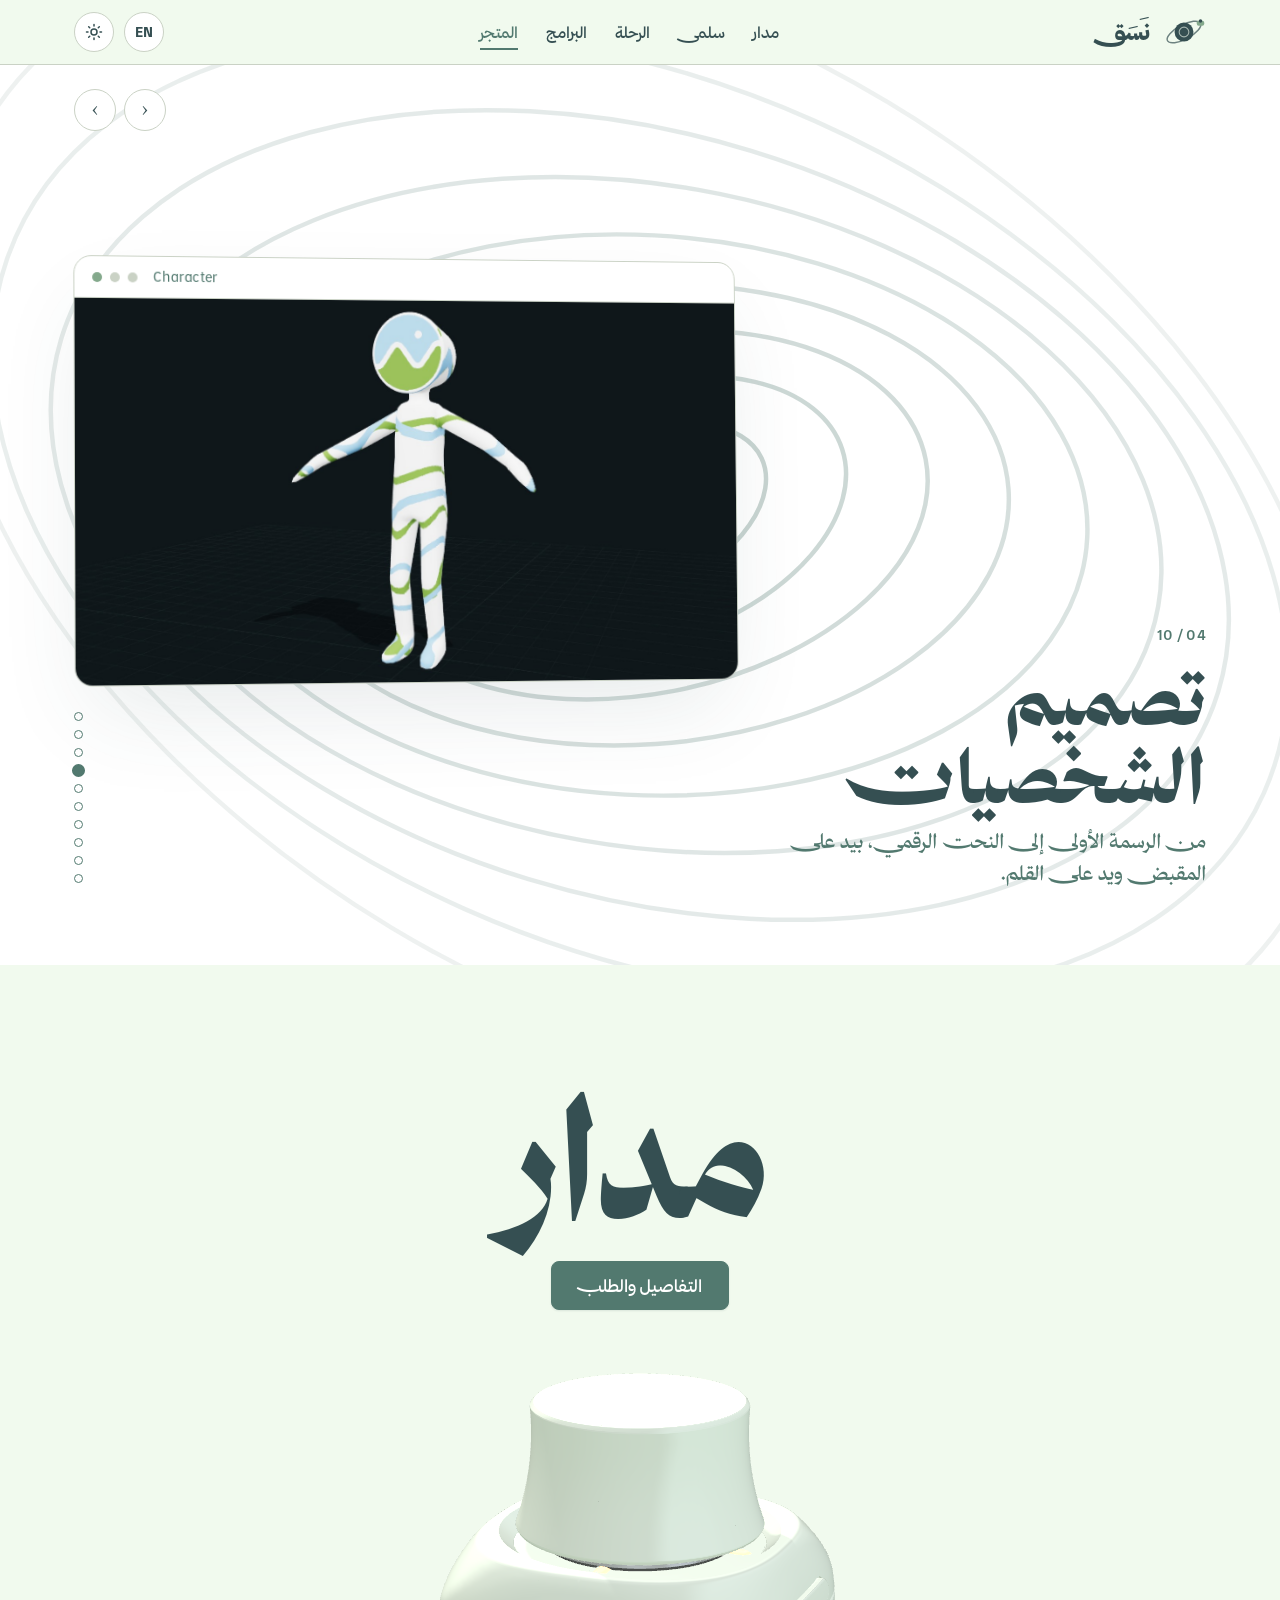
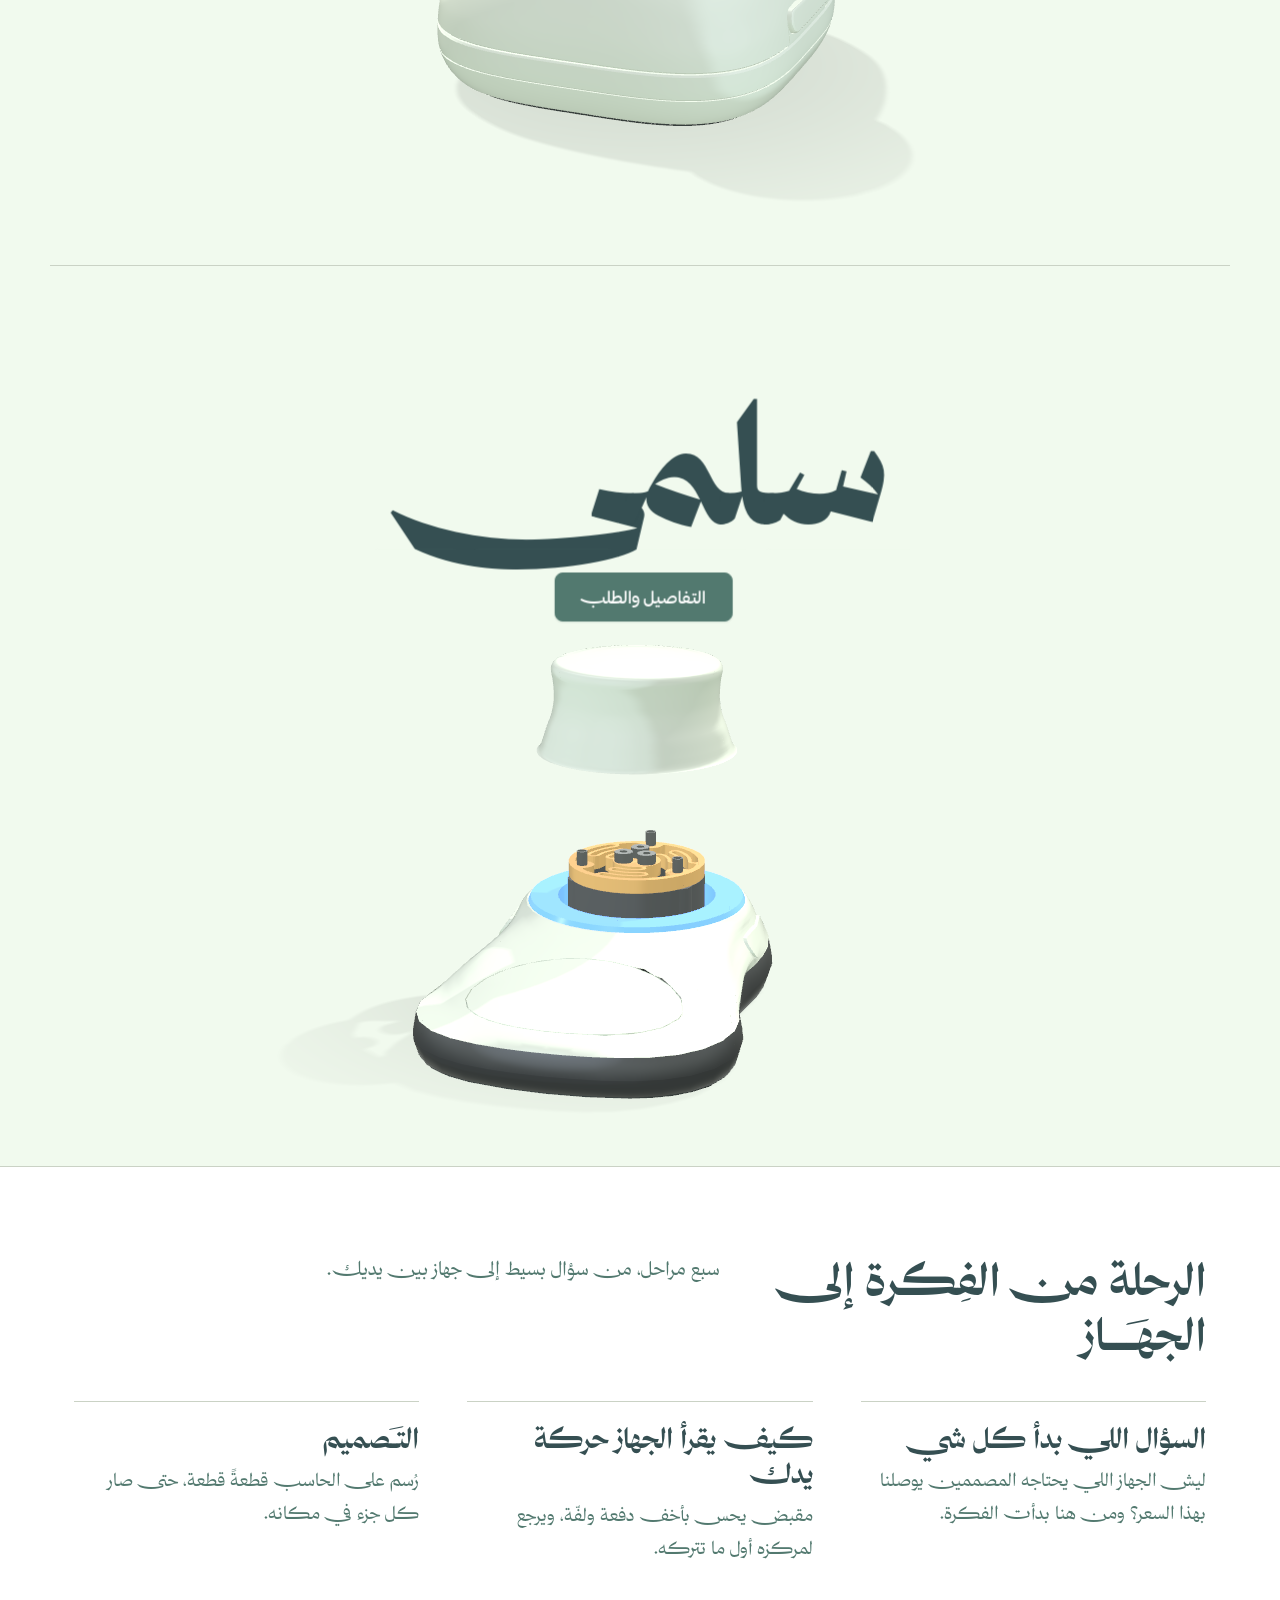
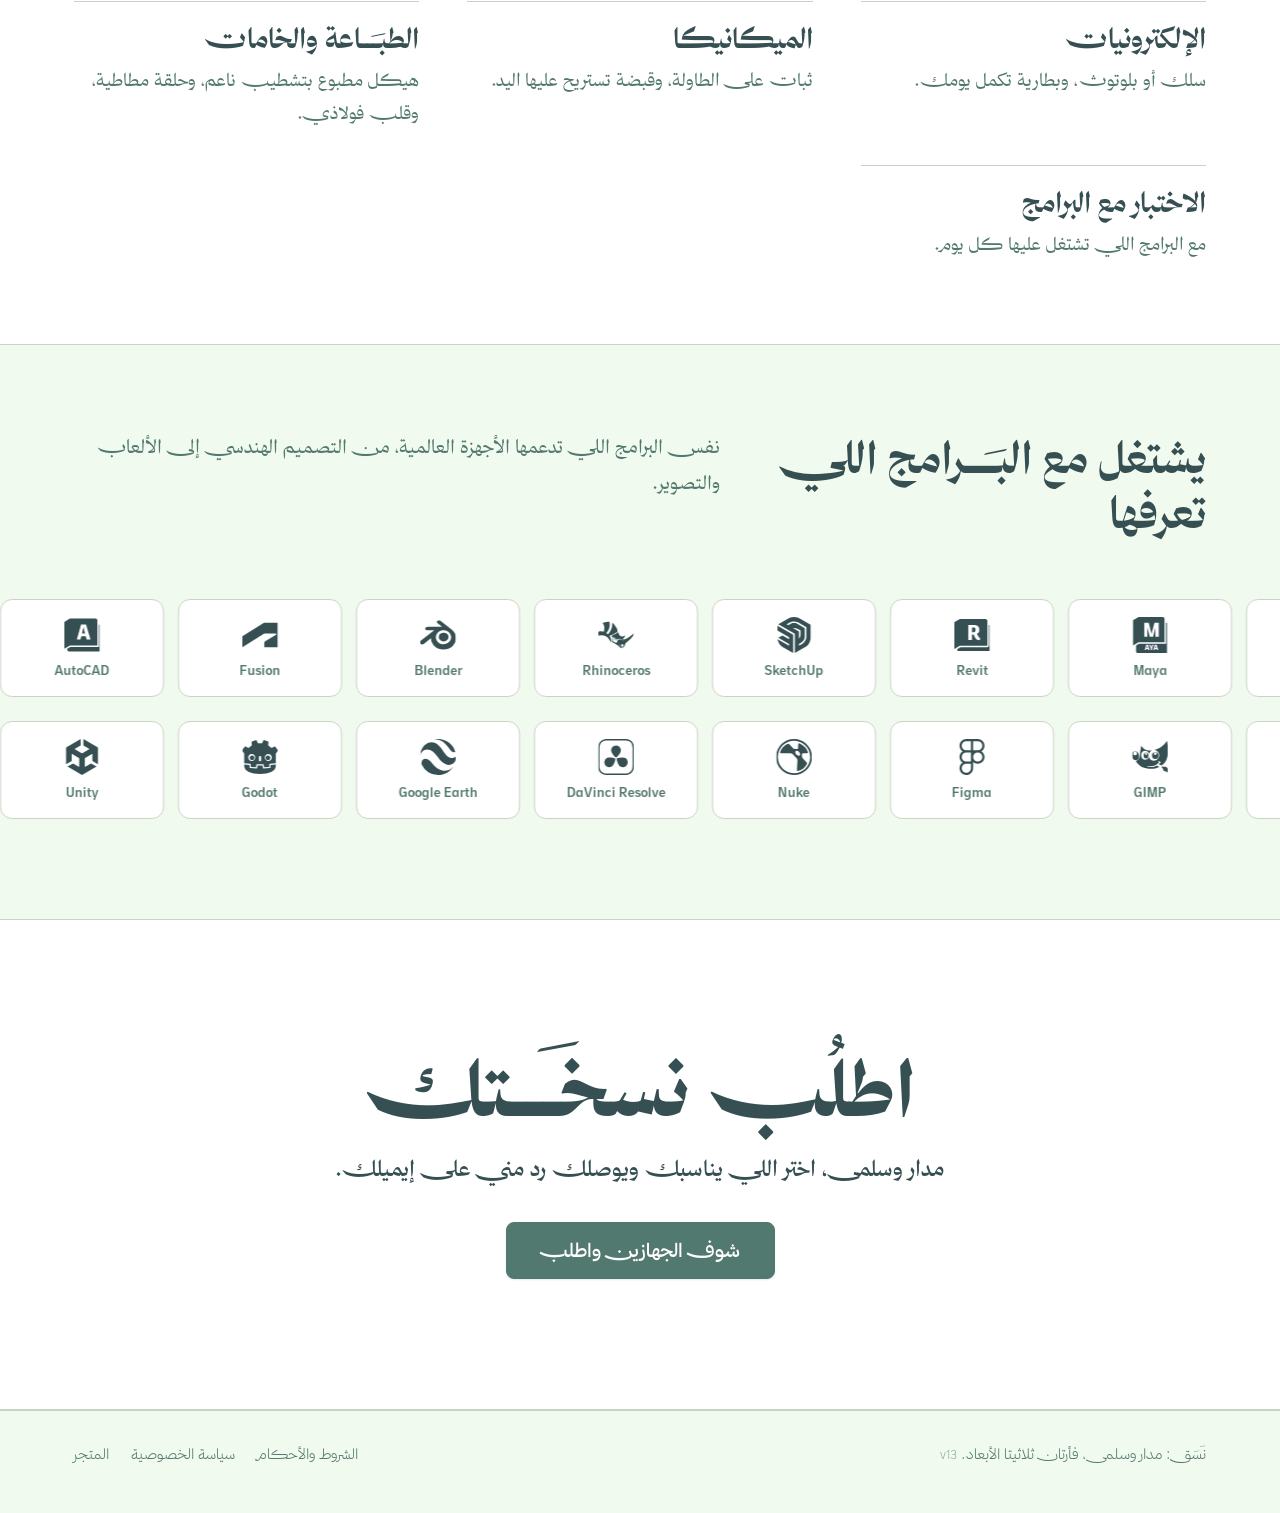
<file: index.html>
<!doctype html>
<html lang="ar" dir="rtl">
<head>
<meta charset="utf-8">
<meta name="viewport" content="width=device-width, initial-scale=1">
<title>نَسَق، مدار وسلمى</title>
<meta name="description" content="مدار وسلمى: فأرتان ثلاثيتا الأبعاد للتحكم متعدد المحاور في برامج التصميم.">
<link rel="icon" href="favicon.svg" type="image/svg+xml">
<link rel="stylesheet" href="css/site.css">
<script src="js/theme.js"></script>
<script src="js/i18n.js"></script>
<style>
/* ---------- عرض المجالات: بعرض الشاشة ---------- */
.showcase{position:relative;height:100vh;height:100svh;min-height:560px;overflow:hidden;background:var(--bg)}
.showcase .slides{position:absolute;inset:0}
.slide{position:absolute;inset:0;opacity:0;transition:opacity 1.1s ease;color:var(--fg-2);background:var(--bg)}
.slide.alt{background:var(--bg-2)}
.slide.active{opacity:1;z-index:2}
/* الرسمة الخطية المتحركة في الخلفية */
.slide .art{position:absolute;inset:-6%;width:112%;height:112%;color:var(--accent);opacity:.45}
.slide.active .art.drift{animation:drift 14s ease-in-out infinite alternate}
.slide.active .art.sway{animation:sway 9s ease-in-out infinite alternate}
.slide.active .art.spin{animation:spin 40s linear infinite}
.slide.active .art.rise{animation:rise 12s ease-in-out infinite alternate}
.slide.active .art.float{animation:floaty 8s ease-in-out infinite alternate}
.slide.active .art.pulse{animation:pulse 5s ease-in-out infinite alternate}
@keyframes drift{from{transform:translate(-2%,0) scale(1)}to{transform:translate(2%,-2%) scale(1.08)}}
@keyframes sway{from{transform:rotate(-2deg) scale(1.02)}to{transform:rotate(2deg) scale(1.08)}}
@keyframes spin{from{transform:rotate(0) scale(1.05)}to{transform:rotate(360deg) scale(1.05)}}
@keyframes rise{from{transform:translateY(2%) scale(1)}to{transform:translateY(-3%) scale(1.1)}}
@keyframes floaty{from{transform:translateY(0) scale(1.02)}to{transform:translateY(-3%) scale(1.1)}}
@keyframes pulse{from{opacity:.3;transform:scale(1)}to{opacity:.6;transform:scale(1.06)}}
/* إطار النافذة اللي فيه الصورة: على اليسار، والعنوان على اليمين */
.slide .win{--m:max(24px,calc((100vw - var(--max)) / 2 + 24px));position:absolute;z-index:2;inset-inline-end:var(--m);top:46%;width:min(54vw,980px);aspect-ratio:16/10;max-height:66vh;
  border-radius:18px;background:var(--card);border:1px solid var(--line);overflow:hidden;display:flex;flex-direction:column;
  box-shadow:0 40px 90px -20px var(--shadow);transform-origin:left center;
  transform:translateY(-52%) perspective(2400px) rotateY(7deg) rotateX(1.5deg) translateX(-28px);opacity:0;
  transition:transform 1s var(--ease) .1s,opacity .9s .1s}
.slide.active .win{transform:translateY(-52%) perspective(2400px) rotateY(7deg) rotateX(1.5deg);opacity:1}
:root[dir=ltr] .slide .win{transform-origin:right center;transform:translateY(-52%) perspective(2400px) rotateY(-7deg) rotateX(1.5deg) translateX(28px)}
:root[dir=ltr] .slide.active .win{transform:translateY(-52%) perspective(2400px) rotateY(-7deg) rotateX(1.5deg)}
.slide .win .bar{flex:none;height:42px;display:flex;align-items:center;gap:8px;padding:0 18px;border-bottom:1px solid var(--line);color:var(--fg-2);font-family:var(--sans);font-size:14px;direction:ltr}
.slide .win .bar i{width:10px;height:10px;border-radius:50%;background:var(--line)}
.slide .win .bar i:first-child{background:var(--mid)}
.slide .win .bar span{margin-left:8px;letter-spacing:.02em}
.slide .win .ph{flex:1;min-height:0;overflow:hidden}
.slide .photo{width:100%;height:100%;object-fit:cover;object-position:center;display:block;transform-origin:50% 50%}
.slide.no-photo .win{display:none}
.slide.active .photo{animation:kenburns 6s cubic-bezier(.2,.6,.3,1) forwards}
.slide.alt.active .photo{animation-name:kenburns2}
@keyframes kenburns{from{transform:scale(1.02) translate(.6%,.4%)}to{transform:scale(1.08) translate(-.6%,-.4%)}}
@keyframes kenburns2{from{transform:scale(1.08) translate(-.4%,.5%)}to{transform:scale(1.02) translate(.4%,-.4%)}}
.slide .cap{position:absolute;inset-inline-start:max(24px,calc((100vw - var(--max)) / 2 + 24px));inset-block-end:76px;z-index:3;max-width:min(34ch,80%);color:var(--fg)}
.slide .cap .n{font-family:var(--sans);font-weight:500;font-size:14px;color:var(--fg-2);margin-bottom:10px;font-feature-settings:"lnum" 1;letter-spacing:.02em}
.slide .cap h2{font-size:clamp(42px,5.8vw,84px);font-weight:900;line-height:1.05;margin:0 0 10px;transform:translateY(22px);opacity:0;transition:transform .9s cubic-bezier(.2,.7,.2,1) .15s,opacity .9s .15s}
.slide .cap p{font-family:var(--text);font-weight:500;font-size:20px;line-height:1.6;margin:0;color:var(--fg-2);transform:translateY(22px);opacity:0;transition:transform .9s cubic-bezier(.2,.7,.2,1) .35s,opacity .9s .35s}
.slide.active .cap h2,.slide.active .cap p{transform:none;opacity:1}
.showcase .dots{position:absolute;z-index:4;inset-inline-end:max(24px,calc((100vw - var(--max)) / 2 + 24px));inset-block-end:82px;display:flex;flex-direction:column;gap:9px}
.showcase .dots button{width:9px;height:9px;border-radius:50%;border:1px solid var(--fg-2);background:transparent;padding:0;cursor:pointer;transition:transform .35s var(--ease),background .35s,border-color .35s}
.showcase .dots button:hover{transform:scale(1.3);border-color:var(--accent)}
.showcase .dots button.on{background:var(--accent);border-color:var(--accent);transform:scale(1.45)}
.showcase .arrows{position:absolute;z-index:4;inset-inline-end:max(24px,calc((100vw - var(--max)) / 2 + 24px));inset-block-start:24px;display:flex;gap:8px}
.showcase .arrows button{width:42px;height:42px;border-radius:50%;border:1px solid var(--line);background:var(--card);color:var(--fg);cursor:pointer;font-size:20px;line-height:1;transition:transform .25s var(--ease),border-color .25s,box-shadow .25s}
.showcase .arrows button:hover{border-color:var(--accent);transform:translateY(-2px);box-shadow:0 8px 20px var(--shadow)}
.showcase .arrows button:active{transform:translateY(0) scale(.96)}
@media (max-width:980px){
  .slide .win{width:min(60vw,980px)}
}
@media (max-width:720px){
  .showcase{height:88vh}
  .slide .win{inset-inline-end:auto;left:4vw;top:72px;width:92vw;max-height:44vh;transform:translateX(-20px);transform-origin:center}
  .slide.active .win,:root[dir=ltr] .slide.active .win{transform:none}
  :root[dir=ltr] .slide .win{transform:translateX(20px)}
  .slide .cap{inset-block-end:60px;max-width:88%}
  .slide .cap p{font-size:16.5px}
  .showcase .dots{flex-direction:row;inset-block-end:28px;inset-inline-end:24px}
  .showcase .arrows{inset-block-start:14px;inset-inline-end:auto;left:24px}
}

/* ---------- المشاهد السينمائية: الاسم والجهاز في مشهد واحد ---------- */
.stage{--stage-bg:var(--bg);--t:0;--shift:.34;--fitx:.5;--fity:1;--shifty:0;--mobile:0;position:relative;width:100%;height:clamp(600px,100vh,940px);height:clamp(600px,100svh,940px);background:var(--bg);overflow:hidden}
.stage canvas{position:absolute;inset:0;width:100%;height:100%;display:block;touch-action:pan-y;cursor:grab}
.stage canvas:active{cursor:grabbing}
.stage .fail{position:absolute;inset:0;display:none;align-items:center;justify-content:center;padding:24px;text-align:center;color:var(--fg-2)}
.stage.failed .fail{display:flex}
.stage.failed canvas{display:none}
/* النص: في البداية فوق الجهاز بالمنتصف، ومع التفكيك ينزل لليمين (قيمة --t من 0 إلى 1 يضبطها cinematic.js) */
.stage .copy{--m:max(24px,calc((100vw - var(--max)) / 2 + 24px));position:absolute;z-index:2;pointer-events:none;top:calc(100px + var(--t) * (50% - 100px));width:min(560px,86vw);text-align:center;
  inset-inline-start:calc(50% - var(--t) * (50% - var(--m)));
  transform:translateX(calc(50% * (1 - var(--t)))) translateY(calc(var(--t) * -50%));will-change:transform}
:root[dir=ltr] .stage .copy{transform:translateX(calc(-50% * (1 - var(--t)))) translateY(calc(var(--t) * -50%))}
@media (max-height:760px){.stage .copy .specs{display:none}.stage .copy h2{font-size:clamp(72px,11vw,140px)}}
.stage .copy .k{font-family:var(--sans);font-weight:500;font-size:15px;letter-spacing:.02em;color:var(--fg-2);margin:0 0 8px;opacity:calc(.55 + .45 * var(--t))}
.stage .copy h2{font-size:clamp(84px,13vw,176px);font-weight:900;line-height:1;margin:0;letter-spacing:-.01em;
  transform:scale(calc(1 - var(--t) * .14));transform-origin:center top;transition:none}
.stage .copy p{font-family:var(--text);font-weight:500;font-size:clamp(18px,1.6vw,22px);line-height:1.65;color:var(--fg-2);margin:calc(var(--t) * 14px) auto 0;max-width:36ch;
  opacity:var(--t);max-height:calc(var(--t) * 220px);overflow:hidden}
.stage .copy .btn{pointer-events:auto;margin-top:22px}
.stage .copy .specs{list-style:none;margin:calc(var(--t) * 22px) auto 0;padding:0;display:flex;flex-wrap:wrap;justify-content:center;gap:8px 10px;font-family:var(--sans);font-size:14px;color:var(--fg-2);opacity:var(--t);max-height:calc(var(--t) * 140px);overflow:hidden}
.stage .copy .specs li{padding:7px 12px;border:1px solid var(--line);border-radius:8px;background:color-mix(in srgb,var(--card) 70%,transparent);backdrop-filter:blur(6px)}
.divider{height:1px;background:var(--line);margin:0 auto;max-width:var(--max);width:calc(100% - 48px)}
@media (max-width:860px){
  .stage{--shift:0;--fitx:1;--fity:.5;--shifty:-.38;--mobile:1;height:clamp(600px,100vh,900px);height:clamp(600px,100svh,900px)}
  .stage .copy{top:84px;width:92vw;inset-inline-start:50%;transform:translateX(50%)}
  :root[dir=ltr] .stage .copy{transform:translateX(-50%)}
  .stage .copy h2{font-size:clamp(64px,19vw,110px);transform:scale(calc(1 - var(--t) * .28))}
  .stage .copy p{font-size:16px;max-width:30ch;margin-top:8px;opacity:1;max-height:none}
  .stage .copy .specs{display:none}
}

/* ---------- الرحلة ---------- */
.journey{display:grid;grid-template-columns:repeat(3,1fr);gap:36px 48px}
.journey h3{font-size:28px;font-weight:700;margin-bottom:8px}
.journey p{font-size:18px;margin:0;color:var(--fg-2)}
.journey .reveal{padding-top:18px;border-top:1px solid var(--line)}
@media (max-width:860px){.journey{grid-template-columns:1fr 1fr;gap:28px}}
@media (max-width:560px){.journey{grid-template-columns:1fr}}

/* ---------- البرامج: صفّان متصلان، كل صف باتجاه ---------- */
.apps{overflow:hidden;padding:8px 0 4px;direction:ltr}
.marquee{overflow:hidden;position:relative;padding:12px 0}
.marquee .track{display:flex;gap:14px;width:max-content;will-change:transform;animation:slide var(--dur,60s) linear infinite}
.marquee.rev .track{animation-direction:reverse}
@keyframes slide{from{transform:translateX(0)}to{transform:translateX(-50%)}}
.app{flex:none;width:164px;height:98px;border:1px solid var(--line);border-radius:12px;background:var(--card);display:flex;flex-direction:column;align-items:center;justify-content:center;gap:10px;padding:12px;
  transition:transform .35s var(--ease),border-color .35s,box-shadow .35s}
.app:hover{transform:translateY(-4px);border-color:var(--accent);box-shadow:0 12px 28px var(--shadow)}
.app i{width:36px;height:36px;background:var(--fg);-webkit-mask:var(--logo) center/contain no-repeat;mask:var(--logo) center/contain no-repeat;transition:background .35s}
.app:hover i{background:var(--accent)}
.app .nm{font-family:var(--sans);font-weight:500;font-size:13px;color:var(--fg-2);text-align:center;line-height:1.2;white-space:nowrap;direction:ltr}
@media (prefers-reduced-motion:reduce){.marquee .track{animation:none}}

/* ---------- اطلب نسختك ---------- */
.order-sec{padding:120px 0 130px;text-align:center}
.order-sec h2{font-size:clamp(40px,6vw,76px);font-weight:900;margin-bottom:14px}
.order-sec .lead{margin:0 auto 34px;text-align:center}
</style>
</head>
<body data-title="title.home">

<header class="top">
  <div class="wrap">
    <a class="brand" href="index.html" aria-label="نَسَق، الصفحة الرئيسية" data-i18n-aria="brand.aria">
      <svg class="orbit-mark" viewBox="0 0 40 40" aria-hidden="true">
        <ellipse class="ring" cx="20" cy="20" rx="17" ry="6.5" transform="rotate(-28 20 20)" fill="none" stroke="currentColor" stroke-width="1.3" opacity=".7"/>
        <circle cx="20" cy="20" r="8.6" fill="currentColor"/>
        <circle cx="20" cy="20" r="4.4" fill="none" stroke="var(--bg)" stroke-width="1" opacity=".6"/>
        <g class="sat"><rect x="-3.4" y="-2.3" width="6.8" height="4.6" rx="1.8" fill="var(--mid)"/><circle cx="0" cy="-2.1" r="1.6" fill="currentColor"/></g>
      </svg>
      <span class="name">نَسَق</span>
    </a>
    <nav class="nav" aria-label="أقسام الصفحة">
      <a href="#madar" data-i18n="nav.madar">مدار</a>
      <a href="#salma" data-i18n="nav.salma">سلمى</a>
      <a href="#journey" data-i18n="nav.journey">الرحلة</a>
      <a href="#software" data-i18n="nav.software">البرامج</a>
      <a class="cta" href="shop.html" data-i18n="nav.shop">المتجر</a>
    </nav>
    <div class="tools">
      <button class="icon-btn lang-btn" id="langBtn" type="button" aria-label="Switch to English">EN</button>
      <button class="icon-btn" id="themeBtn" type="button" aria-label="تبديل الوضع الليلي" data-i18n-aria="theme.aria">
        <svg class="sun" viewBox="0 0 24 24" fill="none" stroke="currentColor" stroke-width="2" stroke-linecap="round"><circle cx="12" cy="12" r="4"/><path d="M12 2v2M12 20v2M4.9 4.9l1.4 1.4M17.7 17.7l1.4 1.4M2 12h2M20 12h2M4.9 19.1l1.4-1.4M17.7 6.3l1.4-1.4"/></svg>
        <svg class="moon" viewBox="0 0 24 24" fill="none" stroke="currentColor" stroke-width="2" stroke-linecap="round" stroke-linejoin="round"><path d="M21 12.8A9 9 0 1 1 11.2 3a7 7 0 0 0 9.8 9.8z"/></svg>
      </button>
      <button class="icon-btn menu-btn" id="menuBtn" type="button" aria-label="القائمة" data-i18n-aria="menu.aria" aria-expanded="false">
        <svg viewBox="0 0 24 24" fill="none" stroke="currentColor" stroke-width="2" stroke-linecap="round"><path d="M4 7h16M4 12h16M4 17h16"/></svg>
      </button>
    </div>
  </div>
</header>

<main id="top">

  <section class="showcase" id="showcase" aria-label="مجالات الاستخدام" data-i18n-aria="show.aria">
    <div class="slides"></div>
    <div class="arrows"><button class="prev" type="button" aria-label="التالي" data-i18n-aria="show.prev">&#8249;</button><button class="next" type="button" aria-label="السابق" data-i18n-aria="show.next">&#8250;</button></div>
    <div class="dots"></div>
  </section>

  <section id="madar" style="padding:0">
    <div class="stage" data-bundle="assets/parts.wasm" data-yaw="0" data-dir="1">
      <canvas aria-label="عرض سينمائي لجهاز مدار" data-i18n-aria="stage.aria.madar"></canvas>
      <div class="copy">
        <p class="k" data-i18n="stage.k.madar">الإصدار الأساسي</p>
        <h2 data-i18n="stage.name.madar">مدار</h2>
        <p data-i18n="stage.p.madar">كل ما تحتاجه عشان تتحرك داخل التصميم بدون ما تلمس لوحة المفاتيح. مقبض واحد، ست حركات، ومفتاحان تبرمجهما على ما تبي.</p>
        <ul class="specs"><li data-i18n="spec.m1">6 اتجاهات بيد وحدة</li><li data-i18n="spec.m2">USB أو بلوتوث</li><li data-i18n="spec.m3">بطارية حتى 12 ساعة</li><li data-i18n="spec.m4">هيكل PLA وحلقة TPU</li></ul>
        <a class="btn" href="shop.html?model=madar" data-i18n="stage.btn">التفاصيل والطلب</a>
      </div>
      <div class="fail" data-i18n="stage.fail">متصفحك ما قدر يشغّل العرض ثلاثي الأبعاد. جرّب متصفحاً أحدث أو فعّل تسريع الرسوميات.</div>
    </div>
  </section>

  <div class="divider"></div>

  <section id="salma" style="padding:0">
    <div class="stage" data-bundle="assets/salma.wasm" data-yaw="2.4" data-dir="-1">
      <canvas aria-label="عرض سينمائي لجهاز سلمى" data-i18n-aria="stage.aria.salma"></canvas>
      <div class="copy">
        <p class="k" data-i18n="stage.k.salma">الإصدار الاحترافي</p>
        <h2 data-i18n="stage.name.salma">سلمى</h2>
        <p data-i18n="stage.p.salma">حساسات أكثر وأدق تلتقط أصغر حركة في اليد، وبطارية أكبر، وحلقة إضاءة، واستجابة أسرع في كل البرامج.</p>
        <ul class="specs"><li data-i18n="spec.s1">حساسات أكثر وأدق</li><li data-i18n="spec.s2">USB-C أو بلوتوث</li><li data-i18n="spec.s3">بطارية حتى 60 ساعة</li><li data-i18n="spec.s4">حلقة إضاءة</li></ul>
        <a class="btn" href="shop.html?model=salma" data-i18n="stage.btn">التفاصيل والطلب</a>
      </div>
      <div class="fail" data-i18n="stage.fail">متصفحك ما قدر يشغّل العرض ثلاثي الأبعاد. جرّب متصفحاً أحدث أو فعّل تسريع الرسوميات.</div>
    </div>
  </section>

  <section class="alt" id="journey">
    <div class="wrap" data-lang="ar">
      <div class="sec-head reveal">
        <h2 class="fatha-3">الرحلة من الفِكرة إلى الجهَـــاز</h2>
        <p>سبع مراحل، من سؤال بسيط إلى جهاز بين يديك.</p>
      </div>
      <div class="journey">
        <div class="reveal"><h3>السؤال اللي بدأ كل شي</h3><p>ليش الجهاز اللي يحتاجه المصممين يوصلنا بهذا السعر؟ ومن هنا بدأت الفكرة.</p></div>
        <div class="reveal d1"><h3>كيف يقرأ الجهاز حركة يدك</h3><p>مقبض يحس بأخف دفعة ولفّة، ويرجع لمركزه أول ما تتركه.</p></div>
        <div class="reveal d2"><h3 class="fatha-1">التَـصميم</h3><p>رُسم على الحاسب قطعةً قطعة، حتى صار كل جزء في مكانه.</p></div>
        <div class="reveal"><h3>الإلكترونيات</h3><p>سلك أو بلوتوث، وبطارية تكمل يومك.</p></div>
        <div class="reveal d1"><h3>الميكانيكا</h3><p>ثبات على الطاولة، وقبضة تستريح عليها اليد.</p></div>
        <div class="reveal d2"><h3 class="fatha-3">الطبَـــاعة والخامات</h3><p>هيكل مطبوع بتشطيب ناعم، وحلقة مطاطية، وقلب فولاذي.</p></div>
        <div class="reveal"><h3>الاختبار مع البرامج</h3><p>مع البرامج اللي تشتغل عليها كل يوم.</p></div>
      </div>
    </div>
    <div class="wrap" data-lang="en" hidden>
      <div class="sec-head reveal">
        <h2>The journey from idea to device</h2>
        <p>Seven stages, from a simple question to a device in your hands.</p>
      </div>
      <div class="journey">
        <div class="reveal"><h3>The question that started it</h3><p>Why does the device designers need reach us at this price? That is where the idea began.</p></div>
        <div class="reveal d1"><h3>How it reads your hand</h3><p>A knob that senses the lightest push and twist, and returns to center the moment you let go.</p></div>
        <div class="reveal d2"><h3>Design</h3><p>Drawn on the computer part by part, until every piece found its place.</p></div>
        <div class="reveal"><h3>Electronics</h3><p>Wired or Bluetooth, with a battery that lasts your day.</p></div>
        <div class="reveal d1"><h3>Mechanics</h3><p>Stable on the desk, with a grip your hand rests on.</p></div>
        <div class="reveal d2"><h3>Printing and materials</h3><p>A printed body with a smooth finish, a rubber ring, and a steel core.</p></div>
        <div class="reveal"><h3>Testing with the software</h3><p>With the applications you work in every day.</p></div>
      </div>
    </div>
  </section>

  <section id="software">
    <div class="wrap">
      <div class="sec-head reveal">
        <h2 class="fatha-3" data-i18n="sw.h2">يشتغل مع البَـــرامج اللي تعرفها</h2>
        <p data-i18n="sw.p">نفس البرامج اللي تدعمها الأجهزة العالمية، من التصميم الهندسي إلى الألعاب والتصوير.</p>
      </div>
    </div>
    <div class="apps">
      <div class="marquee"><div class="track" id="row1"></div></div>
      <div class="marquee rev"><div class="track" id="row2"></div></div>
    </div>
  </section>

  <section class="alt order-sec" id="order">
    <div class="wrap reveal">
      <h2 class="fatha-3" data-i18n="cta.h2">اطلُب نسخَـــتك</h2>
      <p class="lead" data-i18n="cta.p">مدار وسلمى، اختر اللي يناسبك ويوصلك رد مني على إيميلك.</p>
      <a class="btn big" href="shop.html" data-i18n="cta.btn">شوف الجهازين واطلب</a>
    </div>
  </section>

</main>

<footer>
  <div class="wrap">
    <span><span data-i18n="footer.tag">نَسَق: مدار وسلمى، فأرتان ثلاثيتا الأبعاد.</span> <small style="opacity:.6">v13</small></span>
    <nav>
      <a href="terms.html" data-i18n="footer.terms">الشروط والأحكام</a>
      <a href="privacy.html" data-i18n="footer.privacy">سياسة الخصوصية</a>
      <a href="shop.html" data-i18n="footer.shop">المتجر</a>
    </nav>
  </div>
</footer>

<script src="js/logo.js"></script>
<script src="js/showcase.js"></script>
<script src="js/apps.js"></script>
<script src="js/stage.js"></script>
<script src="js/cinematic.js"></script>
</body>
</html>
</file>
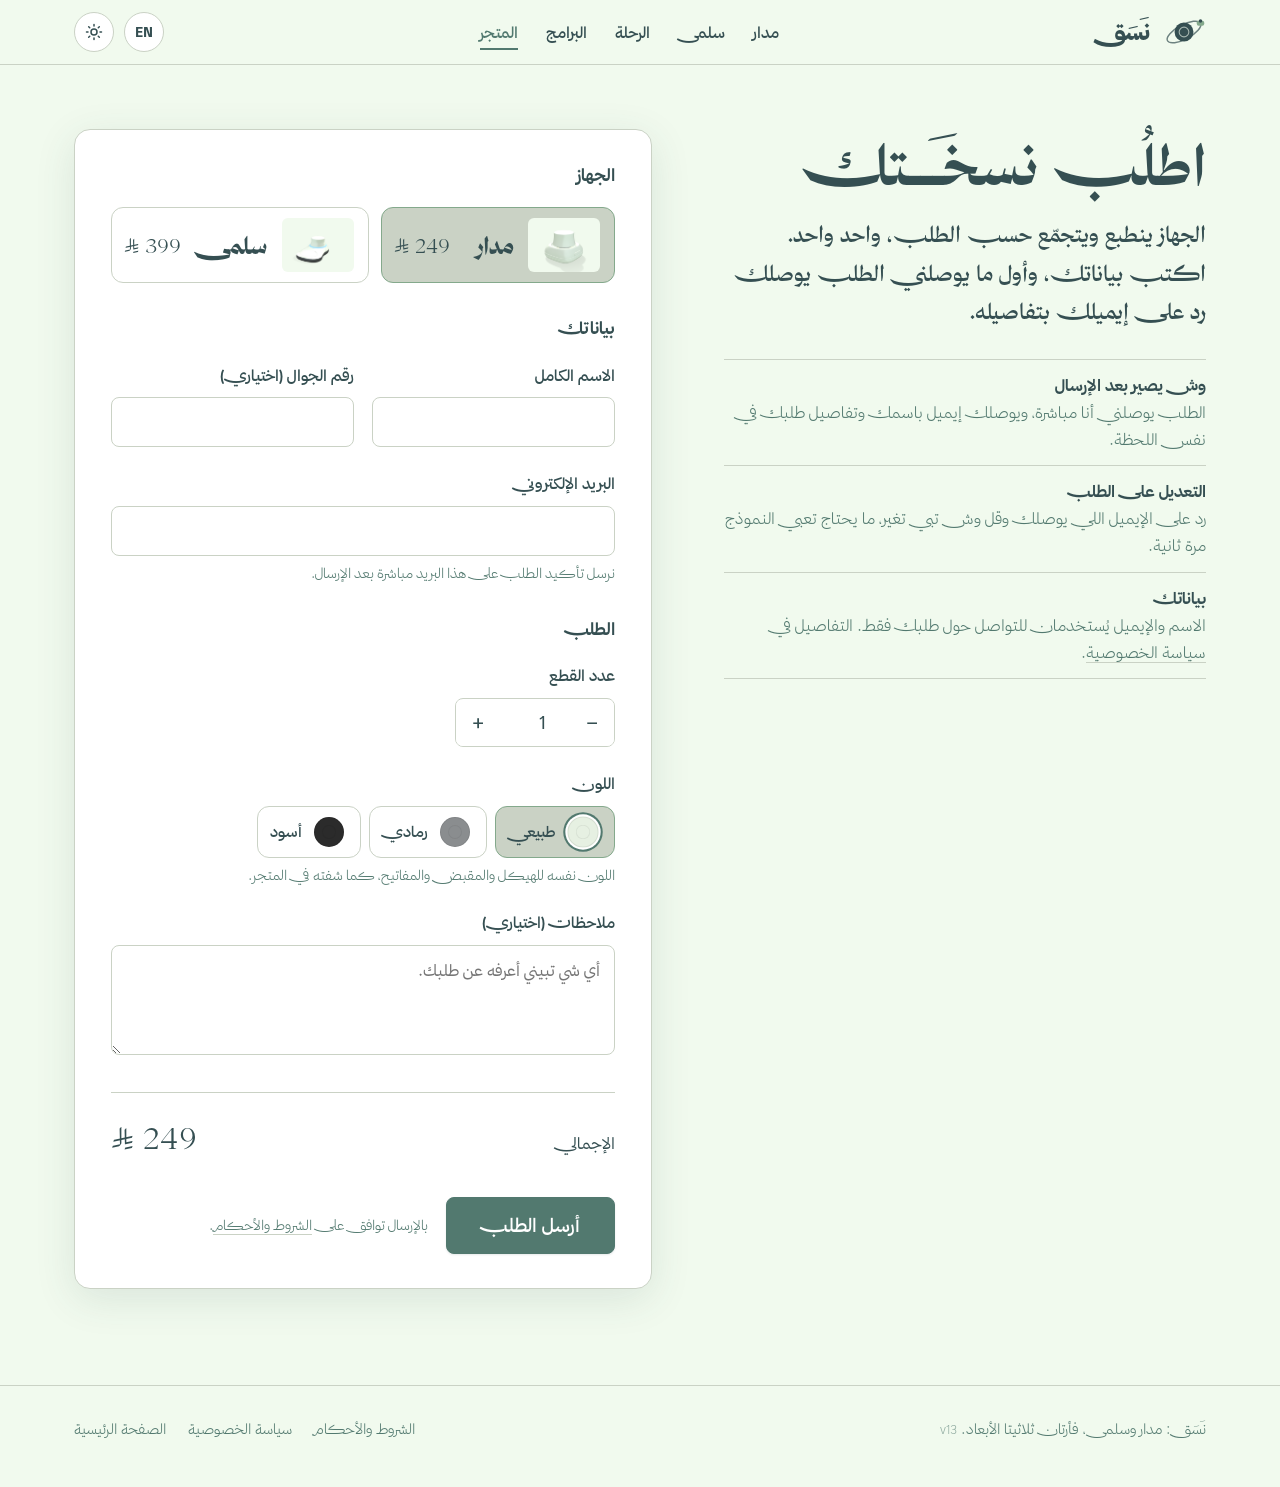
<file: order.html>
<!doctype html>
<html lang="ar" dir="rtl">
<head>
<meta charset="utf-8">
<meta name="viewport" content="width=device-width, initial-scale=1">
<title>اطلب الجهاز، فأرة ثلاثية الأبعاد</title>
<meta name="description" content="اطلب نسختك من الفأرة ثلاثية الأبعاد السعودية. اكتب اسمك وإيميلك وعدد القطع واللون، ويوصلك رد مباشر على إيميلك.">
<link rel="icon" href="favicon.svg" type="image/svg+xml">
<link rel="stylesheet" href="css/site.css">
<script src="js/theme.js"></script>
<script src="js/i18n.js"></script>
<script src="js/logo.js" defer></script>
<style>
.order{padding:64px 0 96px}
.order-grid{display:grid;grid-template-columns:minmax(0,1fr) minmax(0,1.2fr);gap:40px 72px;align-items:start}
.order h1{font-size:clamp(36px,5vw,56px);font-weight:700;margin-bottom:16px}
.order .lead{margin-bottom:28px}
.aside-list{margin:0;padding:0;list-style:none;font-family:var(--sans);font-size:16px;line-height:1.7}
.aside-list li{padding:12px 0;border-top:1px solid var(--line)}
.aside-list li:last-child{border-bottom:1px solid var(--line)}
.aside-list b{display:block;font-weight:700}
.aside-list span{font-weight:300;color:var(--fg-2)}
.form{background:var(--card);border:1px solid var(--line);border-radius:16px;padding:34px 36px;box-shadow:0 10px 40px var(--shadow)}
.form h2{font-family:var(--sans);font-weight:700;font-size:17px;margin:0 0 22px;color:var(--fg)}
.form h2.mt{margin-top:34px}
.row2{display:grid;grid-template-columns:1fr 1fr;gap:0 18px}
.qty{display:flex;align-items:center;gap:0;width:fit-content;border:1px solid var(--line);border-radius:var(--r);overflow:hidden;background:var(--card)}
.qty button{width:44px;height:46px;border:0;background:var(--bg-2);cursor:pointer;font-family:var(--sans);font-size:22px;line-height:1;color:var(--fg);transition:background .2s,transform .15s}
.qty button:hover{background:var(--surface)}
.qty button:active{transform:scale(.9)}
.qty input{width:70px;border:0;text-align:center;font-size:18px;padding:10px 0;border-radius:0}
.qty input:focus{outline:none}
.submit{display:flex;align-items:center;gap:18px;flex-wrap:wrap;margin-top:30px}
.submit .note{font-family:var(--sans);font-weight:300;font-size:14px;color:var(--fg-2);line-height:1.6;max-width:36ch}
.form .status{display:none;margin-top:18px;padding:14px 16px;border-radius:var(--r);font-family:var(--sans);font-size:15.5px;line-height:1.6}
.form .status.err{display:block;background:#F6E4E0;color:#8C3B2E;border:1px solid #E3B9B0}
.done{display:none;background:var(--card);border:1px solid var(--line);border-radius:16px;overflow:hidden;animation:pop .6s var(--ease);box-shadow:0 10px 40px var(--shadow)}
@keyframes pop{from{opacity:0;transform:translateY(16px)}to{opacity:1;transform:none}}
.rv-head{background:var(--surface);padding:30px 32px 26px}
:root[data-theme="dark"] .rv-head{background:var(--bg)}
.rv-k{font-family:var(--sans);font-size:13px;letter-spacing:.04em;color:var(--fg-2);margin-bottom:8px}
.rv-head h2{font-size:32px;font-weight:900;margin:0 0 8px;line-height:1.2}
.rv-head p{font-size:17px;margin:0;color:var(--fg-2);line-height:1.8}
.rv-prod{display:grid;grid-template-columns:150px 1fr;gap:18px;padding:26px 32px 8px;align-items:start}
.rv-prod img{width:150px;height:112px;object-fit:cover;border-radius:12px;background:var(--bg)}
.rv-prod .dark{display:none}
:root[data-theme="dark"] .rv-prod .light{display:none}
:root[data-theme="dark"] .rv-prod .dark{display:block}
.rv-prod h3{font-size:28px;font-weight:900;margin:0}
.rv-tag{font-family:var(--sans);font-size:14px;color:var(--fg-2);margin-top:2px}
.rv-prod ul{list-style:none;margin:12px 0 0;padding:0;font-family:var(--sans);font-size:15px;line-height:1.9}
.rv-table{width:100%;border-collapse:collapse;margin:14px 0 0;font-family:var(--sans);font-size:15px}
.rv-table td{padding:12px 32px;border-top:1px solid var(--line)}
.rv-table td:last-child{text-align:left;color:var(--fg-2)}
.rv-total{display:flex;justify-content:space-between;align-items:center;margin:18px 32px 0;background:var(--fg);color:var(--bg);border-radius:12px;padding:16px 22px;font-family:var(--sans);font-size:15px}
.rv-total b{font-family:var(--display);font-weight:300;font-size:28px;font-feature-settings:"salt" 1,"lnum" 1;color:#fff}
:root[data-theme="dark"] .rv-total{background:var(--accent);color:#1F2D30}
:root[data-theme="dark"] .rv-total b{color:#1F2D30}
.rv-actions{display:flex;gap:12px;flex-wrap:wrap;padding:22px 32px 30px}
@media print{header,footer,.order-grid>div:first-child,.rv-actions{display:none!important}.done{box-shadow:none;border:0}body{background:#fff}}
@media (max-width:520px){.rv-prod{grid-template-columns:1fr}.rv-table td{padding:12px 20px}.rv-head,.rv-actions{padding-inline:20px}.rv-total{margin-inline:20px}}
body.sent .form{display:none}
body.sent .done{display:block}
.btn[disabled]{opacity:.6;cursor:wait}
.models{display:grid;grid-template-columns:1fr 1fr;gap:12px}
.models label{position:relative;display:grid;grid-template-columns:72px 1fr auto;align-items:center;gap:14px;padding:10px 14px 10px 12px;border:1px solid var(--line);border-radius:12px;background:var(--card);cursor:pointer;
  transition:transform .3s var(--ease),border-color .25s,box-shadow .3s var(--ease),background .25s}
.models label:hover{transform:translateY(-2px);border-color:var(--accent);box-shadow:0 8px 20px var(--shadow)}
.models label:active{transform:translateY(0) scale(.98)}
.models label:has(input:checked){border-color:var(--mid);background:var(--accent-soft)}
.models label:has(input:focus-visible){box-shadow:0 0 0 4px var(--ring)}
.models input{position:absolute;opacity:0;width:0;height:0;margin:0}
.models img{width:72px;height:54px;object-fit:cover;border-radius:6px;background:var(--bg)}
.models .dark{display:none}
:root[data-theme="dark"] .models .light{display:none}
:root[data-theme="dark"] .models .dark{display:block}
.models .mn{font-family:var(--display);font-weight:900;font-size:24px}
.models .mp{font-family:var(--display);font-weight:300;font-size:20px;font-feature-settings:"salt" 1,"lnum" 1;white-space:nowrap}
.total{display:flex;justify-content:space-between;align-items:baseline;margin-top:26px;padding-top:18px;border-top:1px solid var(--line);font-family:var(--sans);font-size:16px}
.total b{font-family:var(--display);font-weight:300;font-size:30px;font-feature-settings:"salt" 1,"lnum" 1}
@media (max-width:520px){.models{grid-template-columns:1fr}}
@media (max-width:860px){.order-grid{grid-template-columns:1fr}.form{padding:26px 22px}.row2{grid-template-columns:1fr}}
</style>
</head>
<body data-title="title.order">

<header class="top">
  <div class="wrap">
    <a class="brand" href="index.html" aria-label="نَسَق، الصفحة الرئيسية" data-i18n-aria="brand.aria">
      <svg class="orbit-mark" viewBox="0 0 40 40" aria-hidden="true">
        <ellipse class="ring" cx="20" cy="20" rx="17" ry="6.5" transform="rotate(-28 20 20)" fill="none" stroke="currentColor" stroke-width="1.3" opacity=".7"/>
        <circle cx="20" cy="20" r="8.6" fill="currentColor"/>
        <circle cx="20" cy="20" r="4.4" fill="none" stroke="var(--bg)" stroke-width="1" opacity=".6"/>
        <g class="sat"><rect x="-3.4" y="-2.3" width="6.8" height="4.6" rx="1.8" fill="var(--mid)"/><circle cx="0" cy="-2.1" r="1.6" fill="currentColor"/></g>
      </svg>
      <span class="name">نَسَق</span>
    </a>
    <nav class="nav" aria-label="أقسام الموقع">
      <a href="index.html#madar" data-i18n="nav.madar">مدار</a>
      <a href="index.html#salma" data-i18n="nav.salma">سلمى</a>
      <a href="index.html#journey" data-i18n="nav.journey">الرحلة</a>
      <a href="index.html#software" data-i18n="nav.software">البرامج</a>
      <a class="cta" href="shop.html" data-i18n="nav.shop">المتجر</a>
    </nav>
    <div class="tools">
      <button class="icon-btn lang-btn" id="langBtn" type="button" aria-label="Switch to English">EN</button>
      <button class="icon-btn" id="themeBtn" type="button" aria-label="تبديل الوضع الليلي" data-i18n-aria="theme.aria">
        <svg class="sun" viewBox="0 0 24 24" fill="none" stroke="currentColor" stroke-width="2" stroke-linecap="round"><circle cx="12" cy="12" r="4"/><path d="M12 2v2M12 20v2M4.9 4.9l1.4 1.4M17.7 17.7l1.4 1.4M2 12h2M20 12h2M4.9 19.1l1.4-1.4M17.7 6.3l1.4-1.4"/></svg>
        <svg class="moon" viewBox="0 0 24 24" fill="none" stroke="currentColor" stroke-width="2" stroke-linecap="round" stroke-linejoin="round"><path d="M21 12.8A9 9 0 1 1 11.2 3a7 7 0 0 0 9.8 9.8z"/></svg>
      </button>
      <button class="icon-btn menu-btn" id="menuBtn" type="button" aria-label="القائمة" data-i18n-aria="menu.aria" aria-expanded="false">
        <svg viewBox="0 0 24 24" fill="none" stroke="currentColor" stroke-width="2" stroke-linecap="round"><path d="M4 7h16M4 12h16M4 17h16"/></svg>
      </button>
    </div>
  </div>
</header>

<main class="order">
  <div class="wrap order-grid">
    <div>
      <h1 class="fatha-3" data-i18n="order.h1">اطلُب نسخَـــتك</h1>
      <p class="lead" data-i18n="order.lead">الجهاز ينطبع ويتجمّع حسب الطلب، واحد واحد. اكتب بياناتك، وأول ما يوصلني الطلب يوصلك رد على إيميلك بتفاصيله.</p>
      <ul class="aside-list">
        <li><b data-i18n="order.a1b">وش يصير بعد الإرسال</b><span data-i18n="order.a1">الطلب يوصلني أنا مباشرة، ويوصلك إيميل باسمك وتفاصيل طلبك في نفس اللحظة.</span></li>
        <li><b data-i18n="order.a2b">التعديل على الطلب</b><span data-i18n="order.a2">رد على الإيميل اللي يوصلك وقل وش تبي تغير، ما يحتاج تعبي النموذج مرة ثانية.</span></li>
        <li><b data-i18n="order.a3b">بياناتك</b><span data-i18n-html="order.a3">الاسم والإيميل يُستخدمان للتواصل حول طلبك فقط. التفاصيل في <a href="privacy.html" data-i18n="footer.privacy">سياسة الخصوصية</a>.</span></li>
      </ul>
    </div>

    <div>
      <form class="form" id="orderForm" novalidate>
        <h2 data-i18n="order.device">الجهاز</h2>
        <div class="field" id="modelField">
          <div class="models">
            <label><input type="radio" name="model" value="madar" checked><span><img class="light" src="img/product-madar-light.png" alt=""><img class="dark" src="img/product-madar-dark.png" alt=""></span><span class="mn" data-i18n="nav.madar">مدار</span><span class="mp" data-price="madar">249 ر.س</span></label>
            <label><input type="radio" name="model" value="salma"><span><img class="light" src="img/product-salma-light.png" alt=""><img class="dark" src="img/product-salma-dark.png" alt=""></span><span class="mn" data-i18n="nav.salma">سلمى</span><span class="mp" data-price="salma">399 ر.س</span></label>
          </div>
        </div>

        <h2 class="mt" data-i18n="order.you">بياناتك</h2>
        <div class="row2">
          <label class="field"><span data-i18n="order.name">الاسم الكامل</span><input type="text" name="name" autocomplete="name" required maxlength="80"><em class="err" data-i18n="order.name.err">اكتب اسمك عشان نعرف نخاطبك.</em></label>
          <label class="field"><span data-i18n="order.phone">رقم الجوال (اختياري)</span><input type="tel" name="phone" autocomplete="tel" inputmode="tel" maxlength="20" dir="ltr"></label>
        </div>
        <label class="field"><span data-i18n="order.email">البريد الإلكتروني</span><input type="email" name="email" autocomplete="email" inputmode="email" required maxlength="120" dir="ltr"><em class="help" data-i18n="order.email.help">نرسل تأكيد الطلب على هذا البريد مباشرة بعد الإرسال.</em><em class="err" data-i18n="order.email.err">البريد غير مكتمل. تأكد إنه بصيغة name@example.com.</em></label>

        <h2 class="mt" data-i18n="order.sec">الطلب</h2>
        <div class="field">
          <span data-i18n="order.qty">عدد القطع</span>
          <div class="qty">
            <button type="button" data-step="-1" aria-label="أنقص واحد" data-i18n-aria="order.qty.minus">&minus;</button>
            <input type="number" name="qty" value="1" min="1" max="20" inputmode="numeric" aria-label="عدد القطع" data-i18n-aria="order.qty">
            <button type="button" data-step="1" aria-label="زد واحد" data-i18n-aria="order.qty.plus">+</button>
          </div>
          <em class="err" data-i18n="order.qty.err">العدد لازم يكون بين 1 و20. للكميات الأكبر راسلني مباشرة.</em>
        </div>
        <div class="field" id="colorField">
          <span data-i18n="order.color">اللون</span>
          <div class="colorpick" id="colorPick"></div>
          <em class="help" data-i18n="order.color.help">اللون نفسه للهيكل والمقبض والمفاتيح، كما شفته في المتجر.</em>
        </div>
        <label class="field"><span data-i18n="order.notes">ملاحظات (اختياري)</span><textarea name="notes" maxlength="600" placeholder="أي شي تبيني أعرفه عن طلبك." data-i18n-placeholder="order.notes.ph"></textarea></label>

        <div class="total"><span data-i18n="order.total">الإجمالي</span><b id="total">249 ر.س</b></div>
        <div class="submit">
          <button class="btn big" type="submit" id="submitBtn" data-i18n="order.submit">أرسل الطلب</button>
          <span class="note" data-i18n-html="order.note">بالإرسال توافق على <a href="terms.html">الشروط والأحكام</a>.</span>
        </div>
        <div class="status" id="formStatus" role="alert"></div>
      </form>

      <div class="done" id="done"></div>
    </div>
  </div>
</main>

<footer>
  <div class="wrap">
    <span><span data-i18n="footer.tag">نَسَق: مدار وسلمى، فأرتان ثلاثيتا الأبعاد.</span> <small style="opacity:.6">v13</small></span>
    <nav>
      <a href="terms.html" data-i18n="footer.terms">الشروط والأحكام</a>
      <a href="privacy.html" data-i18n="footer.privacy">سياسة الخصوصية</a>
      <a href="index.html" data-i18n="footer.home">الصفحة الرئيسية</a>
    </nav>
  </div>
</footer>

<script src="js/config.js"></script>
<script src="js/products.js"></script>
<script src="js/order.js"></script>
</body>
</html>
</file>
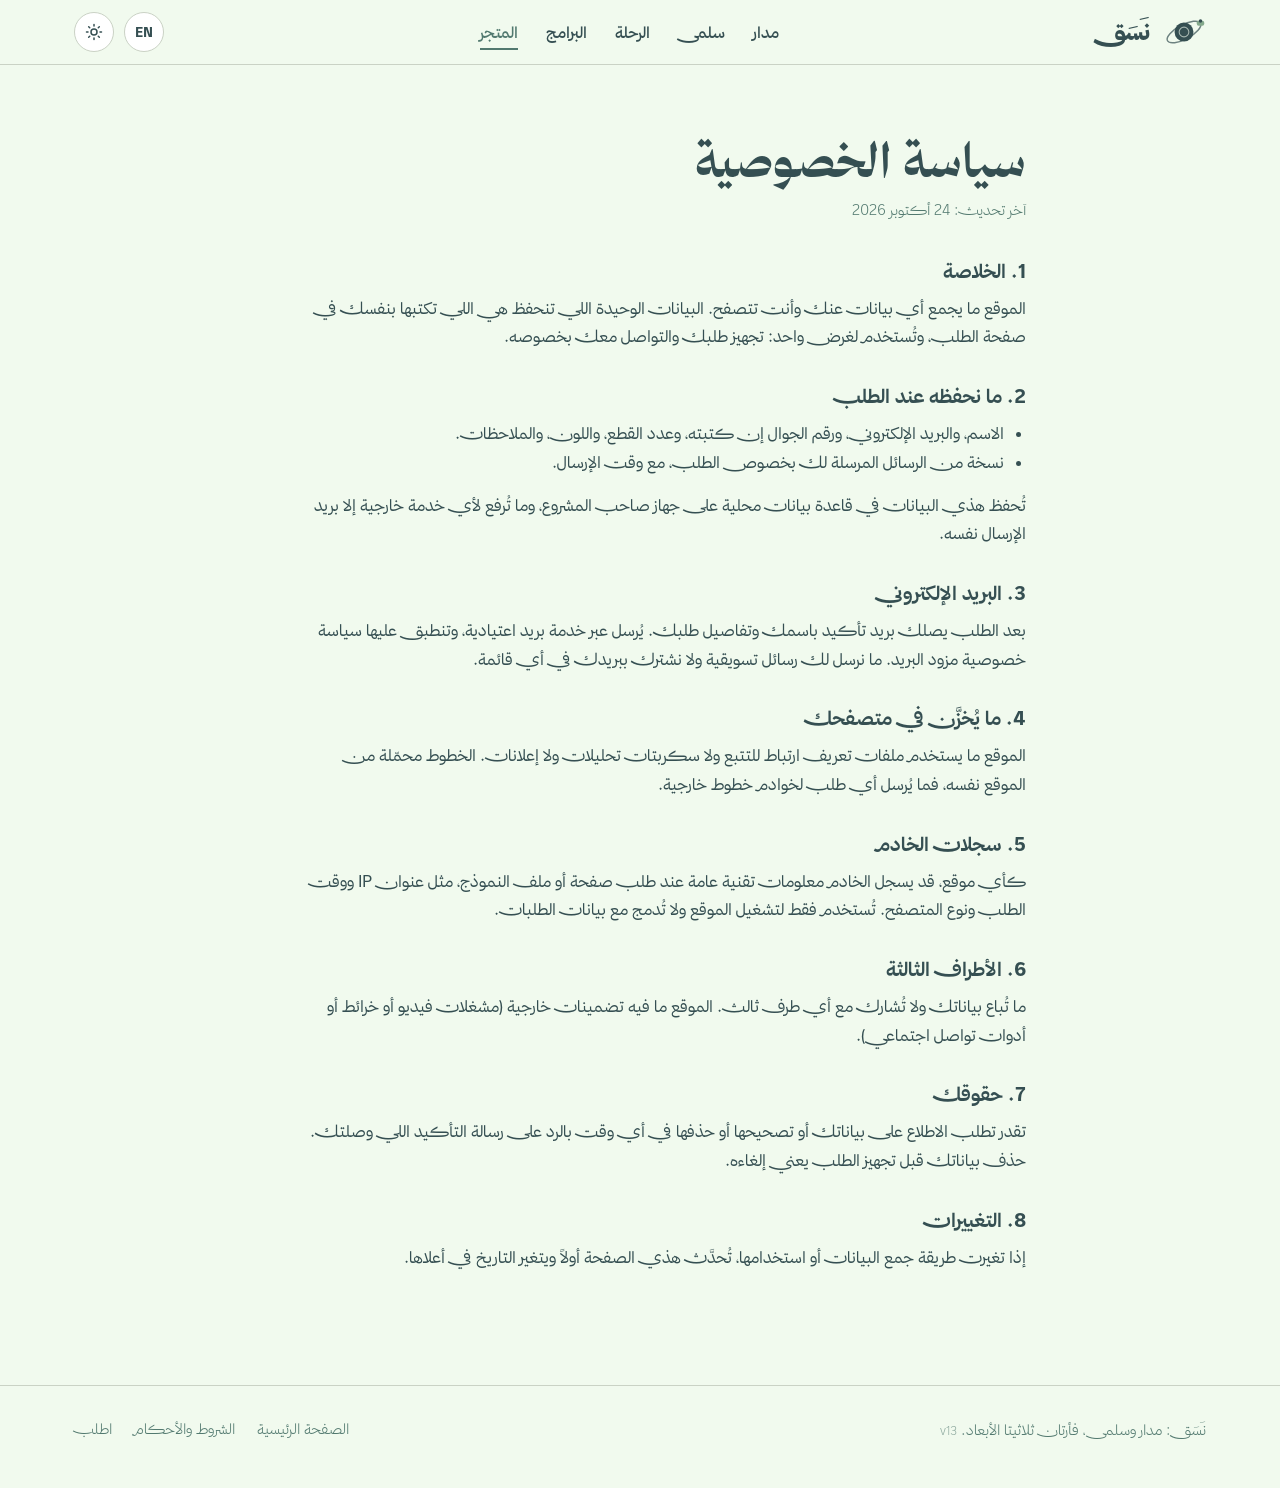
<file: privacy.html>
<!doctype html>
<html lang="ar" dir="rtl">
<head>
<meta charset="utf-8">
<meta name="viewport" content="width=device-width, initial-scale=1">
<title>سياسة الخصوصية، فأرة ثلاثية الأبعاد</title>
<link rel="icon" href="favicon.svg" type="image/svg+xml">
<link rel="stylesheet" href="css/site.css">
<script src="js/theme.js"></script>
<script src="js/i18n.js"></script>
<script src="js/logo.js" defer></script>
<style>
.legal{padding:64px 0 96px}
.legal .wrap{max-width:820px}
.legal h1{font-size:clamp(34px,4.5vw,48px);font-weight:700;margin-bottom:8px}
.legal .date{font-family:var(--sans);font-weight:300;font-size:14.5px;color:var(--fg-2);margin-bottom:36px}
.legal h2{font-family:var(--sans);font-weight:700;font-size:19px;margin:34px 0 10px}
.legal p,.legal li{font-family:var(--sans);font-weight:400;font-size:16px;line-height:1.8}
.legal ul{padding-inline-start:22px;margin:0 0 14px}
</style>
</head>
<body data-title="title.privacy">
<header class="top">
  <div class="wrap">
    <a class="brand" href="index.html" aria-label="نَسَق، الصفحة الرئيسية" data-i18n-aria="brand.aria">
      <svg class="orbit-mark" viewBox="0 0 40 40" aria-hidden="true">
        <ellipse class="ring" cx="20" cy="20" rx="17" ry="6.5" transform="rotate(-28 20 20)" fill="none" stroke="currentColor" stroke-width="1.3" opacity=".7"/>
        <circle cx="20" cy="20" r="8.6" fill="currentColor"/>
        <circle cx="20" cy="20" r="4.4" fill="none" stroke="var(--bg)" stroke-width="1" opacity=".6"/>
        <g class="sat"><rect x="-3.4" y="-2.3" width="6.8" height="4.6" rx="1.8" fill="var(--mid)"/><circle cx="0" cy="-2.1" r="1.6" fill="currentColor"/></g>
      </svg>
      <span class="name">نَسَق</span>
    </a>
    <nav class="nav" aria-label="أقسام الموقع">
      <a href="index.html#madar" data-i18n="nav.madar">مدار</a>
      <a href="index.html#salma" data-i18n="nav.salma">سلمى</a>
      <a href="index.html#journey" data-i18n="nav.journey">الرحلة</a>
      <a href="index.html#software" data-i18n="nav.software">البرامج</a>
      <a class="cta" href="shop.html" data-i18n="nav.shop">المتجر</a>
    </nav>
    <div class="tools">
      <button class="icon-btn lang-btn" id="langBtn" type="button" aria-label="Switch to English">EN</button>
      <button class="icon-btn" id="themeBtn" type="button" aria-label="تبديل الوضع الليلي" data-i18n-aria="theme.aria">
        <svg class="sun" viewBox="0 0 24 24" fill="none" stroke="currentColor" stroke-width="2" stroke-linecap="round"><circle cx="12" cy="12" r="4"/><path d="M12 2v2M12 20v2M4.9 4.9l1.4 1.4M17.7 17.7l1.4 1.4M2 12h2M20 12h2M4.9 19.1l1.4-1.4M17.7 6.3l1.4-1.4"/></svg>
        <svg class="moon" viewBox="0 0 24 24" fill="none" stroke="currentColor" stroke-width="2" stroke-linecap="round" stroke-linejoin="round"><path d="M21 12.8A9 9 0 1 1 11.2 3a7 7 0 0 0 9.8 9.8z"/></svg>
      </button>
      <button class="icon-btn menu-btn" id="menuBtn" type="button" aria-label="القائمة" data-i18n-aria="menu.aria" aria-expanded="false">
        <svg viewBox="0 0 24 24" fill="none" stroke="currentColor" stroke-width="2" stroke-linecap="round"><path d="M4 7h16M4 12h16M4 17h16"/></svg>
      </button>
    </div>
  </div>
</header>

<main class="legal">
  <div class="wrap" data-lang="ar">
    <h1>سياسة الخصوصية</h1>
    <div class="date">آخر تحديث: 24 أكتوبر 2026</div>

    <h2>1. الخلاصة</h2>
    <p>الموقع ما يجمع أي بيانات عنك وأنت تتصفح. البيانات الوحيدة اللي تنحفظ هي اللي تكتبها بنفسك في صفحة الطلب، وتُستخدم لغرض واحد: تجهيز طلبك والتواصل معك بخصوصه.</p>

    <h2>2. ما نحفظه عند الطلب</h2>
    <ul>
      <li>الاسم، والبريد الإلكتروني، ورقم الجوال إن كتبته، وعدد القطع، واللون، والملاحظات.</li>
      <li>نسخة من الرسائل المرسلة لك بخصوص الطلب، مع وقت الإرسال.</li>
    </ul>
    <p>تُحفظ هذي البيانات في قاعدة بيانات محلية على جهاز صاحب المشروع، وما تُرفع لأي خدمة خارجية إلا بريد الإرسال نفسه.</p>

    <h2>3. البريد الإلكتروني</h2>
    <p>بعد الطلب يصلك بريد تأكيد باسمك وتفاصيل طلبك. يُرسل عبر خدمة بريد اعتيادية، وتنطبق عليها سياسة خصوصية مزود البريد. ما نرسل لك رسائل تسويقية ولا نشترك ببريدك في أي قائمة.</p>

    <h2>4. ما يُخزَّن في متصفحك</h2>
    <p>الموقع ما يستخدم ملفات تعريف ارتباط للتتبع ولا سكربتات تحليلات ولا إعلانات. الخطوط محمّلة من الموقع نفسه، فما يُرسل أي طلب لخوادم خطوط خارجية.</p>

    <h2>5. سجلات الخادم</h2>
    <p>كأي موقع، قد يسجل الخادم معلومات تقنية عامة عند طلب صفحة أو ملف النموذج، مثل عنوان IP ووقت الطلب ونوع المتصفح. تُستخدم فقط لتشغيل الموقع ولا تُدمج مع بيانات الطلبات.</p>

    <h2>6. الأطراف الثالثة</h2>
    <p>ما تُباع بياناتك ولا تُشارك مع أي طرف ثالث. الموقع ما فيه تضمينات خارجية (مشغلات فيديو أو خرائط أو أدوات تواصل اجتماعي).</p>

    <h2>7. حقوقك</h2>
    <p>تقدر تطلب الاطلاع على بياناتك أو تصحيحها أو حذفها في أي وقت بالرد على رسالة التأكيد اللي وصلتك. حذف بياناتك قبل تجهيز الطلب يعني إلغاءه.</p>

    <h2>8. التغييرات</h2>
    <p>إذا تغيرت طريقة جمع البيانات أو استخدامها، تُحدَّث هذي الصفحة أولاً ويتغير التاريخ في أعلاها.</p>
  </div>
  <div class="wrap" data-lang="en" hidden>
    <h1>Privacy Policy</h1>
    <div class="date">Last updated: 24 October 2026</div>
    <h2>1. In short</h2>
    <p>The site collects nothing about you while you browse. The only data kept is what you type yourself on the order page, and it is used for one purpose: preparing your order and communicating with you about it.</p>
    <h2>2. What we keep when you order</h2>
    <ul>
      <li>Your name, email, phone number if given, quantity, color and notes.</li>
      <li>A copy of the messages sent to you about the order, with the time sent.</li>
    </ul>
    <p>This data is stored by the project owner and is not uploaded to any outside service other than the email delivery itself.</p>
    <h2>3. Email</h2>
    <p>After ordering you receive a confirmation email with your name and order details. It is sent through an ordinary email service, whose privacy policy applies. We send no marketing emails and add you to no lists.</p>
    <h2>4. What is stored in your browser</h2>
    <p>The site uses no tracking cookies, analytics scripts or ads. It stores only your theme and language preference in your browser. Fonts are served from the site itself, so no request goes to outside font servers.</p>
    <h2>5. Server logs</h2>
    <p>Like any site, the hosting server may record general technical information when a page or model file is requested, such as IP address, time and browser type. It is used only to run the site and is not combined with order data.</p>
    <h2>6. Third parties</h2>
    <p>Your data is never sold or shared with third parties. The site has no outside embeds (video players, maps or social tools).</p>
    <h2>7. Your rights</h2>
    <p>You can ask to see, correct or delete your data at any time by replying to the confirmation email. Deleting your data before the order is prepared cancels it.</p>
    <h2>8. Changes</h2>
    <p>If the way data is collected or used changes, this page is updated first and the date at the top changes.</p>
  </div>
</main>

<footer>
  <div class="wrap">
    <span><span data-i18n="footer.tag">نَسَق: مدار وسلمى، فأرتان ثلاثيتا الأبعاد.</span> <small style="opacity:.6">v13</small></span>
    <nav><a href="index.html" data-i18n="footer.home">الصفحة الرئيسية</a><a href="terms.html" data-i18n="footer.terms">الشروط والأحكام</a><a href="order.html" data-i18n="footer.order">اطلب</a></nav>
  </div>
</footer>
</body>
</html>
</file>
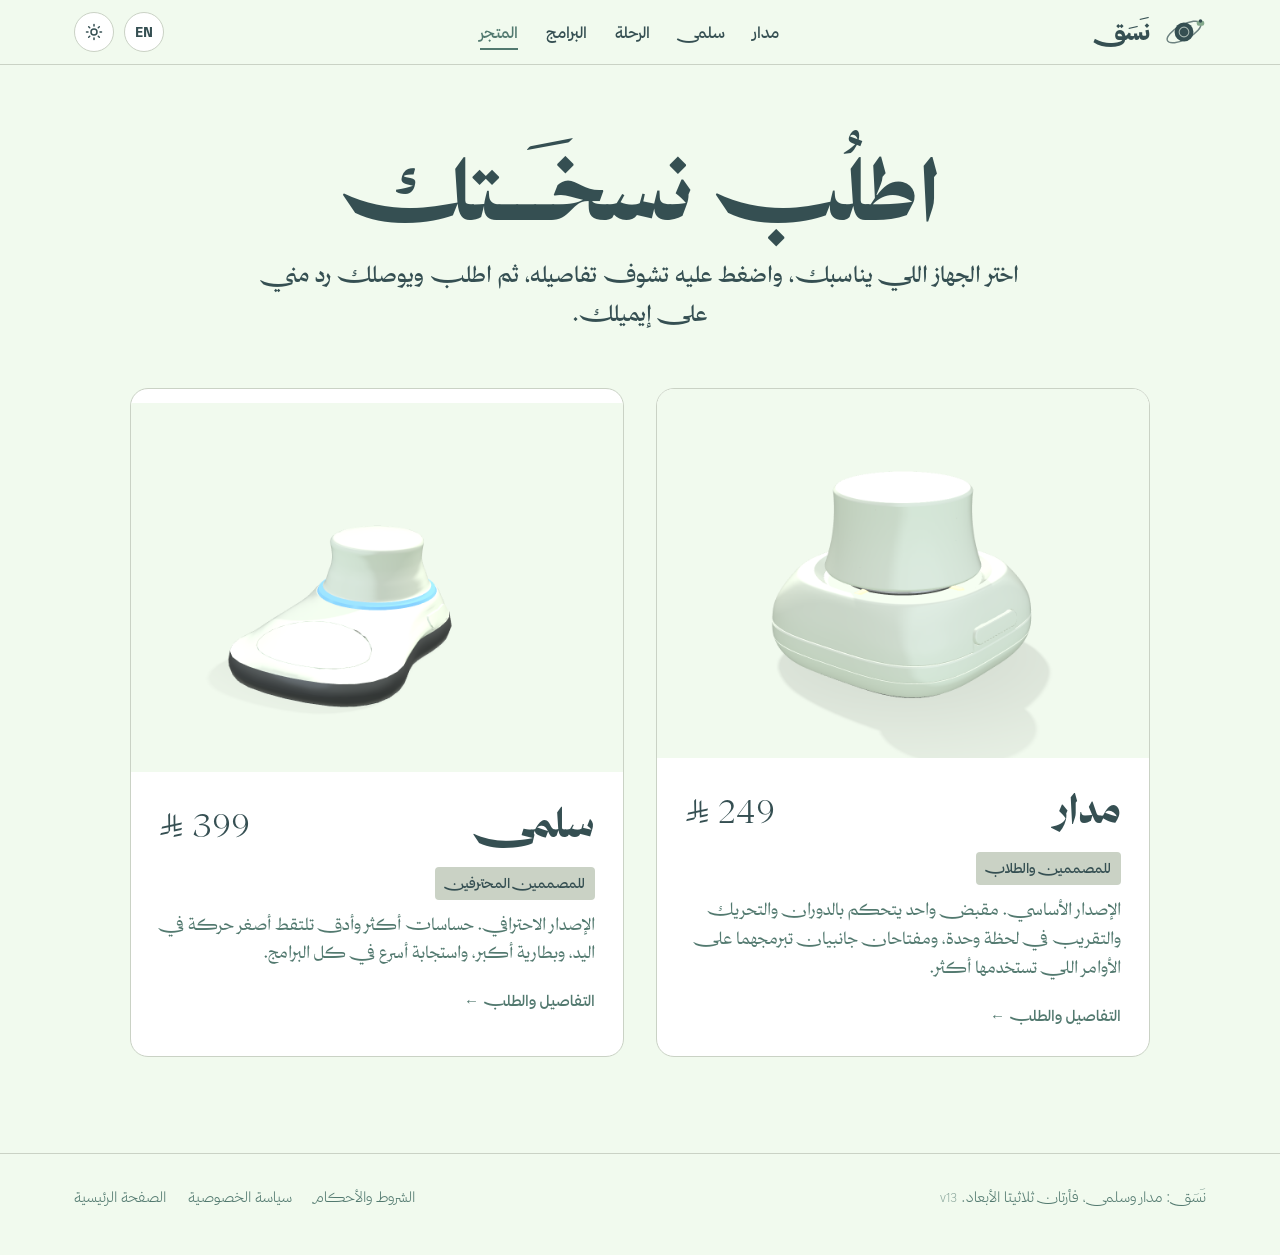
<file: shop.html>
<!doctype html>
<html lang="ar" dir="rtl">
<head>
<meta charset="utf-8">
<meta name="viewport" content="width=device-width, initial-scale=1">
<title>نَسَق، المتجر</title>
<meta name="description" content="اختر جهازك: مدار أو سلمى. اضغط على الجهاز تشوف تفاصيله ثم اطلب ويوصلك رد على إيميلك.">
<link rel="icon" href="favicon.svg" type="image/svg+xml">
<link rel="stylesheet" href="css/site.css">
<script src="js/theme.js"></script>
<script src="js/i18n.js"></script>
<script src="js/logo.js" defer></script>
<style>
.shop{min-height:calc(100vh - 64px);display:flex;flex-direction:column;justify-content:center;padding:72px 0 96px;text-align:center}
.shop h1{font-size:clamp(44px,6.5vw,84px);font-weight:900;margin-bottom:14px}
.shop .lead{margin:0 auto 56px;text-align:center}
.products{display:grid;grid-template-columns:1fr 1fr;gap:32px;max-width:1020px;margin:0 auto;width:100%}
.product{background:var(--card);border:1px solid var(--line);border-radius:18px;overflow:hidden;text-align:right;cursor:pointer;padding:0;font:inherit;color:inherit;display:block;width:100%;
  transition:transform .45s var(--ease),box-shadow .45s var(--ease),border-color .3s}
.product:hover{border-color:var(--accent);box-shadow:0 24px 50px var(--shadow);transform:translateY(-6px)}
.product:active{transform:translateY(-2px) scale(.99);transition-duration:.12s}
.product .img img{transition:transform .8s var(--ease)}
.product:hover .img img{transform:scale(1.04)}
.product .more{transition:gap .3s}
.product .more::after{content:"←";display:inline-block;margin-inline-start:6px;transition:transform .3s var(--ease)}
.product:hover .more::after{transform:translateX(-4px)}
.product .img{aspect-ratio:4/3;background:var(--bg);overflow:hidden}
.product .img .dark{display:none}
:root[data-theme="dark"] .product .img .light{display:none}
:root[data-theme="dark"] .product .img .dark{display:block}
:root[data-theme="dark"] .product .img{background:var(--bg-2)}
.product .tag{display:inline-block;margin:0 28px 10px;font-family:var(--sans);font-weight:500;font-size:13.5px;padding:4px 10px;border-radius:4px;background:var(--accent-soft);color:var(--fg)}
.product .img img{width:100%;height:100%;object-fit:cover;display:block}
.product .info{display:flex;justify-content:space-between;align-items:baseline;gap:16px;padding:24px 28px 8px}
.product .info h3{font-size:40px;font-weight:900;margin:0}
.product .price{font-family:var(--display);font-weight:300;font-size:32px;font-feature-settings:"salt" 1,"lnum" 1;white-space:nowrap}
.product .desc{padding:0 28px 20px;font-family:var(--text);font-size:17px;color:var(--fg-2);line-height:1.7;margin:0}
.product .more{display:block;padding:0 28px 26px;font-family:var(--sans);font-weight:500;font-size:15px;color:var(--accent)}
@media (max-width:720px){.products{grid-template-columns:1fr}.shop{padding:48px 0 72px}}

/* نافذة التفاصيل */
.modal{position:fixed;inset:0;z-index:50;display:flex;align-items:center;justify-content:center;padding:20px;background:rgba(31,45,48,.5);backdrop-filter:blur(8px);
  opacity:0;visibility:hidden;transition:opacity .35s var(--ease),visibility 0s .35s}
.modal.open{opacity:1;visibility:visible;transition:opacity .35s var(--ease)}
.modal .box{background:var(--bg);border-radius:20px;max-width:980px;width:100%;max-height:92vh;overflow:auto;display:grid;grid-template-columns:1fr 1fr;position:relative;
  box-shadow:0 40px 100px rgba(0,0,0,.3);transform:translateY(24px) scale(.97);transition:transform .45s var(--ease)}
.modal.open .box{transform:none}
.modal .img{background:var(--bg);min-height:380px;position:relative}
:root[data-theme="dark"] .modal .img{background:var(--bg-2)}
.modal .img canvas{position:absolute;inset:0;width:100%;height:100%;display:block;cursor:grab;touch-action:none}
.modal .img .hint{position:absolute;inset-inline-end:14px;inset-block-start:12px;font-family:var(--sans);font-weight:300;font-size:13px;color:var(--fg-2);pointer-events:none}
.modal .img.failed::after{content:"العرض ثلاثي الأبعاد يحتاج WebGL2";position:absolute;inset:0;display:flex;align-items:center;justify-content:center;color:var(--fg-2);font-family:var(--sans)}
.modal .img img{width:100%;height:100%;object-fit:cover;display:block}
.modal .body{padding:36px 36px 30px;text-align:right}
.modal .body h3{font-size:50px;font-weight:900;margin:0 0 4px}
.modal .body .price{font-family:var(--display);font-weight:300;font-size:36px;margin-bottom:16px;font-feature-settings:"salt" 1,"lnum" 1}
.modal .body p{font-size:18px;margin-bottom:16px}
.modal .body .tag{display:inline-block;margin:0 0 12px;font-family:var(--sans);font-weight:500;font-size:13.5px;padding:4px 10px;border-radius:4px;background:var(--accent-soft);color:var(--fg)}
.specs{width:100%;border-collapse:collapse;margin:0 0 26px;font-family:var(--sans);font-size:15.5px}
.specs td{padding:9px 0;border-bottom:1px solid var(--line);vertical-align:top;line-height:1.5}
.specs td:first-child{font-weight:700;width:34%;color:var(--fg-2)}
.swatches{display:flex;align-items:center;gap:10px;margin:0 0 26px;font-family:var(--sans);font-size:15px}
.swatches .lbl{color:var(--fg-2);margin-inline-end:4px}
.swatches button{position:relative;width:38px;height:38px;border-radius:50%;border:0;cursor:pointer;padding:0;background:var(--c1);
  box-shadow:inset 0 0 0 1px rgba(0,0,0,.08);transition:transform .3s var(--ease),box-shadow .3s var(--ease)}
.swatches button::after{content:"";position:absolute;inset:10px;border-radius:50%;background:var(--c2);box-shadow:inset 0 0 0 1px rgba(0,0,0,.1)}
.swatches button:hover{transform:translateY(-2px) scale(1.06)}
.swatches button.on{box-shadow:inset 0 0 0 1px rgba(0,0,0,.08),0 0 0 2px var(--bg),0 0 0 4px var(--accent);transform:scale(1.06)}
.swatches .cur{font-weight:500;color:var(--fg);min-width:5ch}
.modal .close{position:absolute;inset-inline-start:14px;inset-block-start:14px;width:40px;height:40px;border-radius:50%;border:1px solid var(--line);background:var(--card);color:var(--fg);cursor:pointer;font-size:22px;line-height:1;z-index:2;
  transition:transform .3s var(--ease),border-color .25s}
.modal .close:hover{border-color:var(--accent);transform:rotate(90deg)}
@media (max-width:720px){.modal .box{grid-template-columns:1fr}.modal .img{min-height:220px}.modal .body{padding:28px 22px}.modal .body h3{font-size:40px}}
</style>
</head>
<body data-title="title.shop">

<header class="top">
  <div class="wrap">
    <a class="brand" href="index.html" aria-label="نَسَق، الصفحة الرئيسية" data-i18n-aria="brand.aria">
      <svg class="orbit-mark" viewBox="0 0 40 40" aria-hidden="true">
        <ellipse class="ring" cx="20" cy="20" rx="17" ry="6.5" transform="rotate(-28 20 20)" fill="none" stroke="currentColor" stroke-width="1.3" opacity=".7"/>
        <circle cx="20" cy="20" r="8.6" fill="currentColor"/>
        <circle cx="20" cy="20" r="4.4" fill="none" stroke="var(--bg)" stroke-width="1" opacity=".6"/>
        <g class="sat"><rect x="-3.4" y="-2.3" width="6.8" height="4.6" rx="1.8" fill="var(--mid)"/><circle cx="0" cy="-2.1" r="1.6" fill="currentColor"/></g>
      </svg>
      <span class="name">نَسَق</span>
    </a>
    <nav class="nav" aria-label="أقسام الموقع">
      <a href="index.html#madar" data-i18n="nav.madar">مدار</a>
      <a href="index.html#salma" data-i18n="nav.salma">سلمى</a>
      <a href="index.html#journey" data-i18n="nav.journey">الرحلة</a>
      <a href="index.html#software" data-i18n="nav.software">البرامج</a>
      <a class="cta" href="shop.html" data-i18n="nav.shop">المتجر</a>
    </nav>
    <div class="tools">
      <button class="icon-btn lang-btn" id="langBtn" type="button" aria-label="Switch to English">EN</button>
      <button class="icon-btn" id="themeBtn" type="button" aria-label="تبديل الوضع الليلي" data-i18n-aria="theme.aria">
        <svg class="sun" viewBox="0 0 24 24" fill="none" stroke="currentColor" stroke-width="2" stroke-linecap="round"><circle cx="12" cy="12" r="4"/><path d="M12 2v2M12 20v2M4.9 4.9l1.4 1.4M17.7 17.7l1.4 1.4M2 12h2M20 12h2M4.9 19.1l1.4-1.4M17.7 6.3l1.4-1.4"/></svg>
        <svg class="moon" viewBox="0 0 24 24" fill="none" stroke="currentColor" stroke-width="2" stroke-linecap="round" stroke-linejoin="round"><path d="M21 12.8A9 9 0 1 1 11.2 3a7 7 0 0 0 9.8 9.8z"/></svg>
      </button>
      <button class="icon-btn menu-btn" id="menuBtn" type="button" aria-label="القائمة" data-i18n-aria="menu.aria" aria-expanded="false">
        <svg viewBox="0 0 24 24" fill="none" stroke="currentColor" stroke-width="2" stroke-linecap="round"><path d="M4 7h16M4 12h16M4 17h16"/></svg>
      </button>
    </div>
  </div>
</header>

<main class="shop">
  <div class="wrap">
    <h1 class="fatha-3 reveal" data-i18n="shop.h1">اطلُب نسخَـــتك</h1>
    <p class="lead" data-i18n="shop.lead">اختر الجهاز اللي يناسبك، واضغط عليه تشوف تفاصيله، ثم اطلب ويوصلك رد مني على إيميلك.</p>
    <div class="products">
      <button class="product reveal" type="button" data-model="madar">
        <div class="img"><img class="light" src="img/product-madar-light.png" alt="جهاز مدار" data-i18n-alt="shop.img.madar" width="1200" height="900"><img class="dark" src="img/product-madar-dark.png" alt="" width="1200" height="900"></div>
        <div class="info"><h3 data-i18n="nav.madar">مدار</h3><span class="price">249 ر.س</span></div>
        <div class="tag" data-p="madar" data-f="tag">للمصممين والطلاب</div>
        <p class="desc" data-p="madar" data-f="desc">الإصدار الأساسي. مقبض واحد يتحكم بالدوران والتحريك والتقريب، ومفتاحان قابلان للبرمجة.</p>
        <span class="more" data-i18n="shop.more">التفاصيل والطلب</span>
      </button>
      <button class="product reveal d1" type="button" data-model="salma">
        <div class="img"><img class="light" src="img/product-salma-light.png" alt="جهاز سلمى" data-i18n-alt="shop.img.salma" width="1200" height="900"><img class="dark" src="img/product-salma-dark.png" alt="" width="1200" height="900"></div>
        <div class="info"><h3 data-i18n="nav.salma">سلمى</h3><span class="price">399 ر.س</span></div>
        <div class="tag" data-p="salma" data-f="tag">للمصممين المحترفين</div>
        <p class="desc" data-p="salma" data-f="desc">الإصدار الاحترافي. حساسات أكثر وأدق، وبطارية أكبر، واستجابة أسرع لأصغر حركة.</p>
        <span class="more" data-i18n="shop.more">التفاصيل والطلب</span>
      </button>
    </div>
  </div>
</main>

<div class="modal" id="modal" role="dialog" aria-modal="true" aria-labelledby="mTitle">
  <div class="box">
    <button class="close" type="button" aria-label="إغلاق" data-i18n-aria="shop.close" id="mClose">&times;</button>
    <div class="img" id="mView"><div class="hint" data-i18n="shop.hint">اسحب للدوران</div></div>
    <div class="body">
      <h3 id="mTitle"></h3>
      <div class="price" id="mPrice"></div>
      <div class="tag" id="mTag"></div>
      <p id="mDesc"></p>
      <table class="specs" id="mSpecs"></table>
      <div class="swatches" id="mColors"><span class="lbl" data-i18n="shop.color">اللون</span></div>
      <a class="btn big" id="mOrder" href="order.html">اطلب</a>
    </div>
  </div>
</div>

<footer>
  <div class="wrap">
    <span><span data-i18n="footer.tag">نَسَق: مدار وسلمى، فأرتان ثلاثيتا الأبعاد.</span> <small style="opacity:.6">v13</small></span>
    <nav>
      <a href="terms.html" data-i18n="footer.terms">الشروط والأحكام</a>
      <a href="privacy.html" data-i18n="footer.privacy">سياسة الخصوصية</a>
      <a href="index.html" data-i18n="footer.home">الصفحة الرئيسية</a>
    </nav>
  </div>
</footer>

<script src="js/products.js"></script>
<script src="js/stage.js"></script>
<script src="js/productview.js"></script>
<script>
(function () {
  var modal = document.getElementById('modal');
  var view = null, current = null, color = 'طبيعي';
  var SW = window.PRODUCT_COLORS;
  var sw = document.getElementById('mColors');
  var cur = document.createElement('span'); cur.className = 'cur';
  Object.keys(SW).forEach(function (n) {
    var b = document.createElement('button'); b.type = 'button'; b.title = n; b.setAttribute('aria-label', n);
    b.style.setProperty('--c1', SW[n].hex.body); b.style.setProperty('--c2', SW[n].hex.knob);
    b.addEventListener('click', function () { color = n; sw.querySelectorAll('button').forEach(function (x) { x.classList.toggle('on', x === b); }); cur.textContent = window.colorLabel(n); if (view) view.setColor(n); setOrder(); });
    sw.appendChild(b);
  });
  sw.appendChild(cur); cur.textContent = window.colorLabel(color);
  function setOrder() { var a = document.getElementById('mOrder'); a.href = 'order.html?model=' + current + '&color=' + encodeURIComponent(color); }
  function fillCards() {
    document.querySelectorAll('[data-p]').forEach(function (el) { var p = window.productL(el.getAttribute('data-p')); if (p) el.textContent = p[el.getAttribute('data-f')]; });
    document.querySelectorAll('.product .price').forEach(function (el) { var k = el.closest('.product').getAttribute('data-model'); el.textContent = window.PRODUCTS[k].price + ' ' + window.I18N.t('cur'); });
  }
  fillCards();
  document.addEventListener('langchange', function () { fillCards(); if (current && modal.classList.contains('open')) open(current); });
  function open(key) {
    var p = window.productL(key); if (!p) return;
    current = key;
    if (!view && window.ProductView) view = window.ProductView(document.getElementById('mView'));
    if (view) { view.setColor(color); view.show(p); }
    sw.querySelectorAll('button').forEach(function (x) { x.classList.toggle('on', x.title === color); x.setAttribute('aria-label', window.colorLabel(x.title)); }); cur.textContent = window.colorLabel(color);
    document.getElementById('mTitle').textContent = p.name;
    document.getElementById('mPrice').textContent = p.price + ' ' + window.I18N.t('cur');
    document.getElementById('mDesc').textContent = p.desc;
    document.getElementById('mTag').textContent = p.tag;
    var tb = document.getElementById('mSpecs'); tb.innerHTML = '';
    p.specs.forEach(function (r) { var tr = document.createElement('tr'); tr.innerHTML = '<td></td><td></td>'; tr.children[0].textContent = r[0]; tr.children[1].textContent = r[1]; tb.appendChild(tr); });
    var a = document.getElementById('mOrder'); a.textContent = window.I18N.t('shop.order') + ' ' + p.name; setOrder();
    modal.classList.add('open'); document.body.style.overflow = 'hidden'; document.getElementById('mClose').focus();
  }
  function close() { modal.classList.remove('open'); document.body.style.overflow = ''; if (view) view.stop(); }
  document.addEventListener('themechange', function () { if (view) setTimeout(view.retheme, 60); });
  document.querySelectorAll('.product').forEach(function (b) { b.addEventListener('click', function () { open(b.getAttribute('data-model')); }); });
  document.getElementById('mClose').addEventListener('click', close);
  modal.addEventListener('click', function (e) { if (e.target === modal) close(); });
  document.addEventListener('keydown', function (e) { if (e.key === 'Escape') close(); });
  var want = new URLSearchParams(location.search).get('model'); if (want) open(want);
})();
</script>
</body>
</html>
</file>
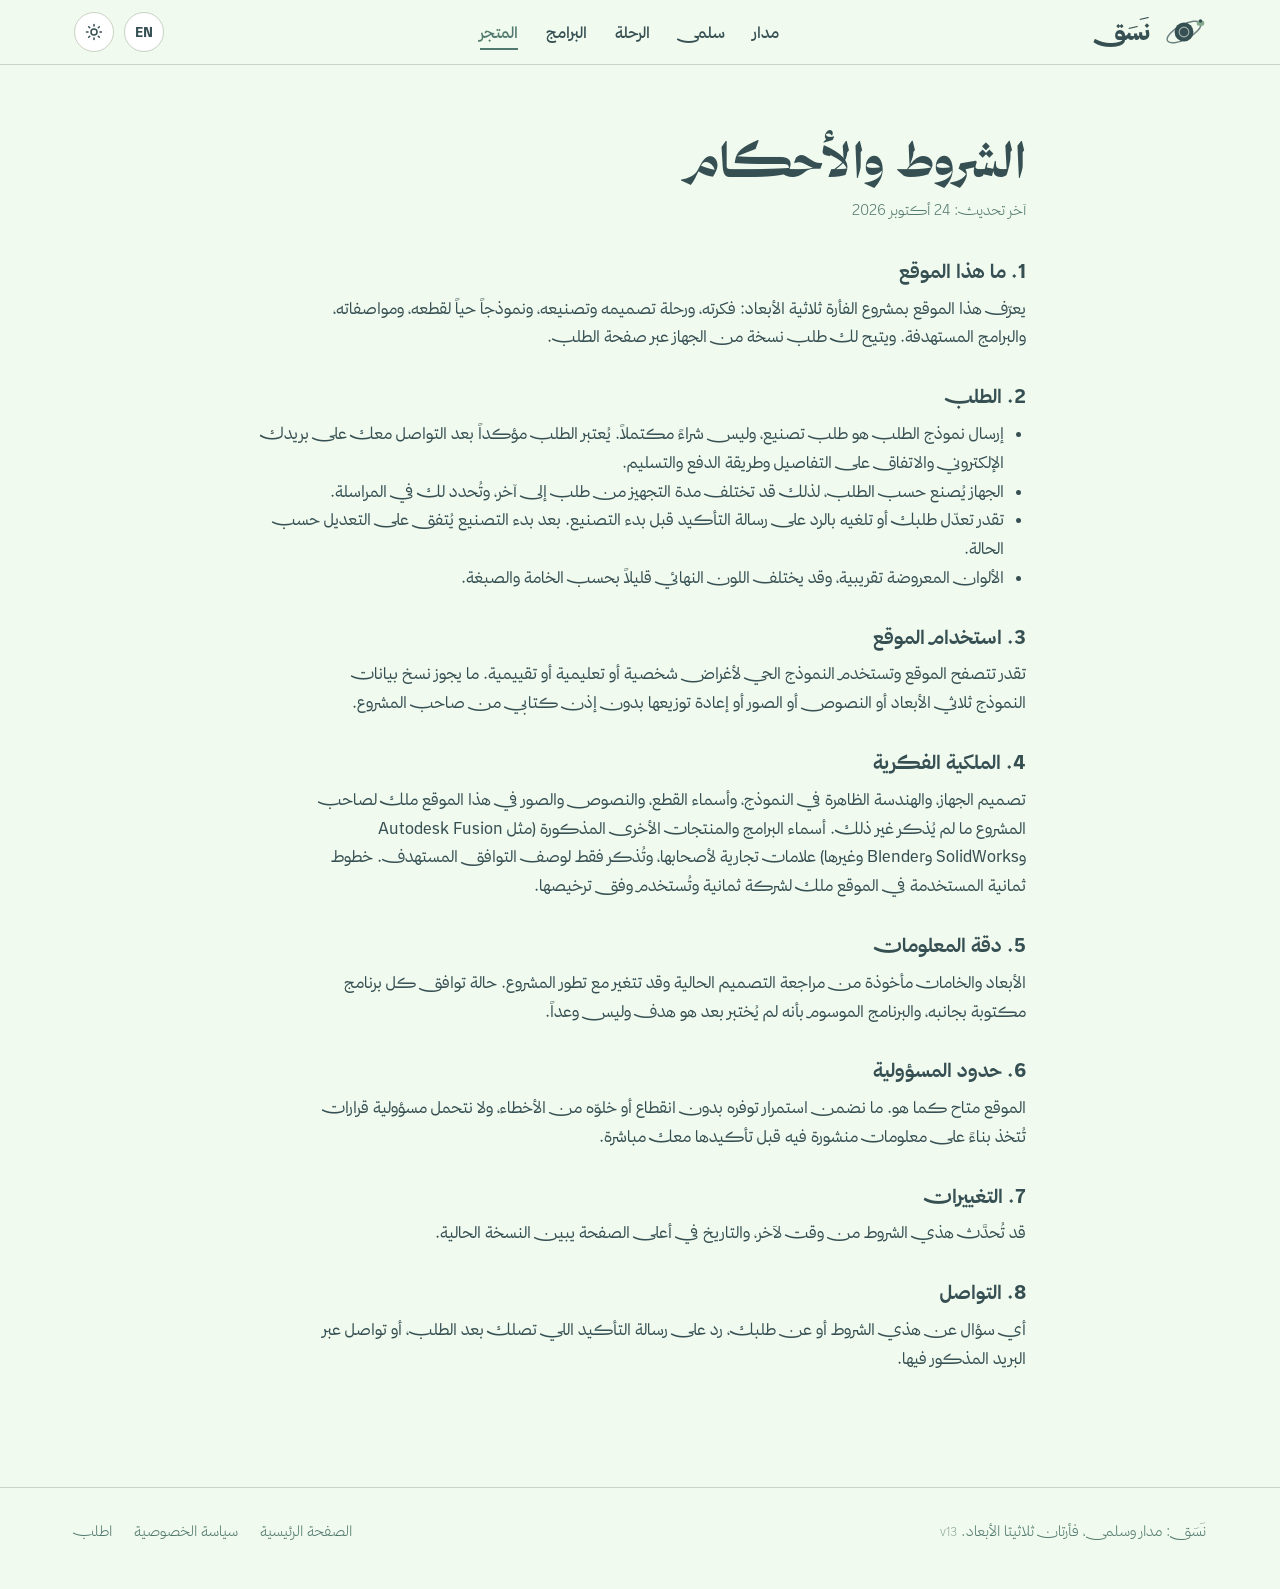
<file: terms.html>
<!doctype html>
<html lang="ar" dir="rtl">
<head>
<meta charset="utf-8">
<meta name="viewport" content="width=device-width, initial-scale=1">
<title>الشروط والأحكام، فأرة ثلاثية الأبعاد</title>
<link rel="icon" href="favicon.svg" type="image/svg+xml">
<link rel="stylesheet" href="css/site.css">
<script src="js/theme.js"></script>
<script src="js/i18n.js"></script>
<script src="js/logo.js" defer></script>
<style>
.legal{padding:64px 0 96px}
.legal .wrap{max-width:820px}
.legal h1{font-size:clamp(34px,4.5vw,48px);font-weight:700;margin-bottom:8px}
.legal .date{font-family:var(--sans);font-weight:300;font-size:14.5px;color:var(--fg-2);margin-bottom:36px}
.legal h2{font-family:var(--sans);font-weight:700;font-size:19px;margin:34px 0 10px}
.legal p,.legal li{font-family:var(--sans);font-weight:400;font-size:16px;line-height:1.8}
.legal ul{padding-inline-start:22px;margin:0 0 14px}
</style>
</head>
<body data-title="title.terms">
<header class="top">
  <div class="wrap">
    <a class="brand" href="index.html" aria-label="نَسَق، الصفحة الرئيسية" data-i18n-aria="brand.aria">
      <svg class="orbit-mark" viewBox="0 0 40 40" aria-hidden="true">
        <ellipse class="ring" cx="20" cy="20" rx="17" ry="6.5" transform="rotate(-28 20 20)" fill="none" stroke="currentColor" stroke-width="1.3" opacity=".7"/>
        <circle cx="20" cy="20" r="8.6" fill="currentColor"/>
        <circle cx="20" cy="20" r="4.4" fill="none" stroke="var(--bg)" stroke-width="1" opacity=".6"/>
        <g class="sat"><rect x="-3.4" y="-2.3" width="6.8" height="4.6" rx="1.8" fill="var(--mid)"/><circle cx="0" cy="-2.1" r="1.6" fill="currentColor"/></g>
      </svg>
      <span class="name">نَسَق</span>
    </a>
    <nav class="nav" aria-label="أقسام الموقع">
      <a href="index.html#madar" data-i18n="nav.madar">مدار</a>
      <a href="index.html#salma" data-i18n="nav.salma">سلمى</a>
      <a href="index.html#journey" data-i18n="nav.journey">الرحلة</a>
      <a href="index.html#software" data-i18n="nav.software">البرامج</a>
      <a class="cta" href="shop.html" data-i18n="nav.shop">المتجر</a>
    </nav>
    <div class="tools">
      <button class="icon-btn lang-btn" id="langBtn" type="button" aria-label="Switch to English">EN</button>
      <button class="icon-btn" id="themeBtn" type="button" aria-label="تبديل الوضع الليلي" data-i18n-aria="theme.aria">
        <svg class="sun" viewBox="0 0 24 24" fill="none" stroke="currentColor" stroke-width="2" stroke-linecap="round"><circle cx="12" cy="12" r="4"/><path d="M12 2v2M12 20v2M4.9 4.9l1.4 1.4M17.7 17.7l1.4 1.4M2 12h2M20 12h2M4.9 19.1l1.4-1.4M17.7 6.3l1.4-1.4"/></svg>
        <svg class="moon" viewBox="0 0 24 24" fill="none" stroke="currentColor" stroke-width="2" stroke-linecap="round" stroke-linejoin="round"><path d="M21 12.8A9 9 0 1 1 11.2 3a7 7 0 0 0 9.8 9.8z"/></svg>
      </button>
      <button class="icon-btn menu-btn" id="menuBtn" type="button" aria-label="القائمة" data-i18n-aria="menu.aria" aria-expanded="false">
        <svg viewBox="0 0 24 24" fill="none" stroke="currentColor" stroke-width="2" stroke-linecap="round"><path d="M4 7h16M4 12h16M4 17h16"/></svg>
      </button>
    </div>
  </div>
</header>

<main class="legal">
  <div class="wrap" data-lang="ar">
    <h1>الشروط والأحكام</h1>
    <div class="date">آخر تحديث: 24 أكتوبر 2026</div>

    <h2>1. ما هذا الموقع</h2>
    <p>يعرّف هذا الموقع بمشروع الفأرة ثلاثية الأبعاد: فكرته، ورحلة تصميمه وتصنيعه، ونموذجاً حياً لقطعه، ومواصفاته، والبرامج المستهدفة. ويتيح لك طلب نسخة من الجهاز عبر صفحة الطلب.</p>

    <h2>2. الطلب</h2>
    <ul>
      <li>إرسال نموذج الطلب هو طلب تصنيع، وليس شراءً مكتملاً. يُعتبر الطلب مؤكداً بعد التواصل معك على بريدك الإلكتروني والاتفاق على التفاصيل وطريقة الدفع والتسليم.</li>
      <li>الجهاز يُصنع حسب الطلب، لذلك قد تختلف مدة التجهيز من طلب إلى آخر، وتُحدد لك في المراسلة.</li>
      <li>تقدر تعدّل طلبك أو تلغيه بالرد على رسالة التأكيد قبل بدء التصنيع. بعد بدء التصنيع يُتفق على التعديل حسب الحالة.</li>
      <li>الألوان المعروضة تقريبية، وقد يختلف اللون النهائي قليلاً بحسب الخامة والصبغة.</li>
    </ul>

    <h2>3. استخدام الموقع</h2>
    <p>تقدر تتصفح الموقع وتستخدم النموذج الحي لأغراض شخصية أو تعليمية أو تقييمية. ما يجوز نسخ بيانات النموذج ثلاثي الأبعاد أو النصوص أو الصور أو إعادة توزيعها بدون إذن كتابي من صاحب المشروع.</p>

    <h2>4. الملكية الفكرية</h2>
    <p>تصميم الجهاز، والهندسة الظاهرة في النموذج، وأسماء القطع، والنصوص والصور في هذا الموقع ملك لصاحب المشروع ما لم يُذكر غير ذلك. أسماء البرامج والمنتجات الأخرى المذكورة (مثل Autodesk Fusion وSolidWorks وBlender وغيرها) علامات تجارية لأصحابها، وتُذكر فقط لوصف التوافق المستهدف. خطوط ثمانية المستخدمة في الموقع ملك لشركة ثمانية وتُستخدم وفق ترخيصها.</p>

    <h2>5. دقة المعلومات</h2>
    <p>الأبعاد والخامات مأخوذة من مراجعة التصميم الحالية وقد تتغير مع تطور المشروع. حالة توافق كل برنامج مكتوبة بجانبه، والبرنامج الموسوم بأنه لم يُختبر بعد هو هدف وليس وعداً.</p>

    <h2>6. حدود المسؤولية</h2>
    <p>الموقع متاح كما هو. ما نضمن استمرار توفره بدون انقطاع أو خلوّه من الأخطاء، ولا نتحمل مسؤولية قرارات تُتخذ بناءً على معلومات منشورة فيه قبل تأكيدها معك مباشرة.</p>

    <h2>7. التغييرات</h2>
    <p>قد تُحدَّث هذي الشروط من وقت لآخر، والتاريخ في أعلى الصفحة يبين النسخة الحالية.</p>

    <h2>8. التواصل</h2>
    <p>أي سؤال عن هذي الشروط أو عن طلبك، رد على رسالة التأكيد اللي تصلك بعد الطلب، أو تواصل عبر البريد المذكور فيها.</p>
  </div>
  <div class="wrap" data-lang="en" hidden>
    <h1>Terms and Conditions</h1>
    <div class="date">Last updated: 24 October 2026</div>
    <h2>1. What this site is</h2>
    <p>This site presents the 3D mouse project: the idea, the design and manufacturing journey, a live model of the parts, the specifications and the target software. It lets you order a unit through the order page.</p>
    <h2>2. Orders</h2>
    <ul>
      <li>Sending the order form is a request to manufacture, not a completed purchase. An order is confirmed after we contact you by email and agree on the details, payment and delivery.</li>
      <li>Each device is made to order, so preparation time varies and is stated to you in the correspondence.</li>
      <li>You can change or cancel your order by replying to the confirmation email before manufacturing starts. After that, changes are agreed case by case.</li>
      <li>Colors shown are approximate; the final color may differ slightly with material and dye.</li>
    </ul>
    <h2>3. Using the site</h2>
    <p>You may browse the site and use the live model for personal, educational or evaluation purposes. The 3D model data, texts and images may not be copied or redistributed without written permission from the project owner.</p>
    <h2>4. Intellectual property</h2>
    <p>The device design, the geometry shown in the model, part names, and the texts and images on this site belong to the project owner unless stated otherwise. Names of other software and products (such as Autodesk Fusion, SolidWorks, Blender and others) are trademarks of their owners and are mentioned only to describe intended compatibility. The Thmanyah typefaces belong to Thmanyah and are used under their license.</p>
    <h2>5. Accuracy</h2>
    <p>Dimensions and materials come from the current design revision and may change as the project evolves. Battery figures are estimates. A program marked as not yet tested is a target, not a promise.</p>
    <h2>6. Liability</h2>
    <p>The site is provided as is. We do not guarantee uninterrupted or error-free availability, and we are not responsible for decisions made on published information before it is confirmed with you directly.</p>
    <h2>7. Changes</h2>
    <p>These terms may be updated from time to time; the date at the top shows the current version.</p>
    <h2>8. Contact</h2>
    <p>For any question about these terms or your order, reply to the confirmation email you receive after ordering, or write to the address in it.</p>
  </div>
</main>

<footer>
  <div class="wrap">
    <span><span data-i18n="footer.tag">نَسَق: مدار وسلمى، فأرتان ثلاثيتا الأبعاد.</span> <small style="opacity:.6">v13</small></span>
    <nav><a href="index.html" data-i18n="footer.home">الصفحة الرئيسية</a><a href="privacy.html" data-i18n="footer.privacy">سياسة الخصوصية</a><a href="order.html" data-i18n="footer.order">اطلب</a></nav>
  </div>
</footer>
</body>
</html>
</file>
<file: css/site.css>
/* ============================================================
   فأرة ثلاثية الأبعاد: ورقة الأنماط المشتركة
   الألوان من Coolors:
   coolors.co/palette/f1faee-a8dadc-457b9d-1d3557-e63946  (الأبيض المخضرّ للخلفية)
   coolors.co/palette/cad2c5-84a98c-52796f-354f52-2f3e46  (الأخضر المرمري للنص والتمييز)
   ============================================================ */

/* ---------- خطوط ثمانية (الملفات كما هي، بدون تعديل) ---------- */
@font-face{font-family:'Thmanyah Serif Display';font-weight:300;font-display:swap;src:url(../fonts/thmanyahserifdisplay-Light.woff2) format('woff2')}
@font-face{font-family:'Thmanyah Serif Display';font-weight:400;font-display:swap;src:url(../fonts/thmanyahserifdisplay-Regular.woff2) format('woff2')}
@font-face{font-family:'Thmanyah Serif Display';font-weight:500;font-display:swap;src:url(../fonts/thmanyahserifdisplay-Medium.woff2) format('woff2')}
@font-face{font-family:'Thmanyah Serif Display';font-weight:700;font-display:swap;src:url(../fonts/thmanyahserifdisplay-Bold.woff2) format('woff2')}
@font-face{font-family:'Thmanyah Serif Display';font-weight:900;font-display:swap;src:url(../fonts/thmanyahserifdisplay-Black.woff2) format('woff2')}
@font-face{font-family:'Thmanyah Serif Text';font-weight:300;font-display:swap;src:url(../fonts/thmanyahseriftext-Light.woff2) format('woff2')}
@font-face{font-family:'Thmanyah Serif Text';font-weight:400;font-display:swap;src:url(../fonts/thmanyahseriftext-Regular.woff2) format('woff2')}
@font-face{font-family:'Thmanyah Serif Text';font-weight:500;font-display:swap;src:url(../fonts/thmanyahseriftext-Medium.woff2) format('woff2')}
@font-face{font-family:'Thmanyah Serif Text';font-weight:700;font-display:swap;src:url(../fonts/thmanyahseriftext-Bold.woff2) format('woff2')}
@font-face{font-family:'Thmanyah Serif Text';font-weight:900;font-display:swap;src:url(../fonts/thmanyahseriftext-Black.woff2) format('woff2')}
@font-face{font-family:'Thmanyah Sans';font-weight:300;font-display:swap;src:url(../fonts/thmanyahsans-Light.woff2) format('woff2')}
@font-face{font-family:'Thmanyah Sans';font-weight:400;font-display:swap;src:url(../fonts/thmanyahsans-Regular.woff2) format('woff2')}
@font-face{font-family:'Thmanyah Sans';font-weight:500;font-display:swap;src:url(../fonts/thmanyahsans-Medium.woff2) format('woff2')}
@font-face{font-family:'Thmanyah Sans';font-weight:700;font-display:swap;src:url(../fonts/thmanyahsans-Bold.woff2) format('woff2')}
@font-face{font-family:'Thmanyah Sans';font-weight:900;font-display:swap;src:url(../fonts/thmanyahsans-Black.woff2) format('woff2')}

:root{
  --bg:#F1FAEE;        /* أبيض مخضرّ فاتح: خلفية الصفحة */
  --bg-2:#FFFFFF;      /* أبيض: الأقسام المتبادلة والبطاقات */
  --surface:#E6F0E2;   /* أخضر فاتح جداً: الأسطح */
  --line:#CAD2C5;      /* أخضر رمادي فاتح: الحدود */
  --taupe:#CAD2C5;
  --fg:#354F52;        /* أخضر مرمري غامق: النصوص */
  --fg-2:#52796F;      /* أخضر مرمري: النص الثانوي */
  --accent:#52796F;    /* الأزرار والروابط */
  --accent-ink:#354F52;/* الأزرار عند التمرير */
  --accent-soft:#CAD2C5;
  --mid:#84A98C;       /* أخضر متوسط: لمسات */
  --display:'Thmanyah Serif Display';
  --text:'Thmanyah Serif Text';
  --sans:'Thmanyah Sans';
  --card:#FFFFFF;      /* البطاقات والحقول */
  --max:1180px;
  --r:8px;
  --ease:cubic-bezier(.2,.7,.2,1);
  --shadow:rgba(53,79,82,.12);
  --ring:rgba(82,121,111,.22);
}
/* الوضع الليلي: نفس عائلة الأخضر المرمري من اللوحة نفسها */
:root[data-theme="dark"]{
  --bg:#2F3E46; --bg-2:#354F52; --surface:#3C5458; --line:#52796F; --taupe:#52796F;
  --fg:#E6F0E2; --fg-2:#A9C2B5; --accent:#84A98C; --accent-ink:#CAD2C5; --accent-soft:#3C5458; --mid:#84A98C; --card:#354F52;
  --shadow:rgba(0,0,0,.35); --ring:rgba(132,169,140,.3);
}

*{box-sizing:border-box}
html{scroll-behavior:smooth}
body{
  margin:0;background:var(--bg);color:var(--fg);transition:background .35s,color .35s;
  font-family:var(--text);font-size:19px;line-height:1.85;
  -webkit-font-smoothing:antialiased;
  /* الأحرف المرسلة مفعّلة على مستوى الموقع كله */
  font-feature-settings:"salt" 1;
}
/* الفتحة الممتدة: تُستخدم في عناوين مختارة مع الكشيدة */
.fatha-1{font-feature-settings:"salt" 1,"ss03" 1}
.fatha-3{font-feature-settings:"salt" 1,"ss05" 1}
.fatha-5{font-feature-settings:"salt" 1,"ss07" 1}

a{color:var(--accent);text-decoration:none;border-bottom:1px solid var(--line);transition:color .25s,border-color .25s}
a:hover{color:var(--accent-ink);border-color:var(--accent-ink)}
:focus{outline:none}
:focus-visible{outline:2px solid var(--accent);outline-offset:3px;border-radius:4px}
img{max-width:100%;display:block}
button{font:inherit;color:inherit}
.wrap{max-width:var(--max);margin:0 auto;padding:0 24px}
h1,h2,h3,h4{font-family:var(--display);line-height:1.25;margin:0;color:var(--fg)}
h2{font-size:clamp(32px,4vw,44px);font-weight:700}
h3{font-size:26px;font-weight:500}
p{margin:0 0 18px;max-width:66ch}
.lead{font-weight:500;font-size:22px;line-height:1.75;max-width:58ch}
.sans{font-family:var(--sans)}
.muted{color:var(--fg-2)}
.num{font-variant-numeric:tabular-nums;font-feature-settings:"salt" 1,"lnum" 1}
.ltr{direction:ltr;unicode-bidi:isolate;display:inline-block}

/* ---------- الأزرار: ترتفع عند التمرير وتنضغط عند الضغط ---------- */
.btn{
  display:inline-block;font-family:var(--sans);font-weight:500;font-size:17px;line-height:1;
  padding:15px 26px;border-radius:var(--r);border:1px solid var(--accent);
  background:var(--accent);color:#fff;cursor:pointer;text-decoration:none;
  box-shadow:0 1px 2px var(--shadow);
  transition:transform .3s var(--ease),box-shadow .3s var(--ease),background .25s,border-color .25s,color .25s;
}
.btn:hover{background:var(--accent-ink);border-color:var(--accent-ink);color:#fff;transform:translateY(-2px);box-shadow:0 10px 24px var(--shadow)}
.btn:active{transform:translateY(0) scale(.98);box-shadow:0 1px 2px var(--shadow);transition-duration:.08s}
:root[data-theme="dark"] .btn{color:#1F2D30}
:root[data-theme="dark"] .btn:hover{color:#1F2D30}
.btn.ghost{background:transparent;color:var(--accent);box-shadow:none}
.btn.ghost:hover{background:var(--accent-soft);color:var(--accent-ink)}
.btn.big{font-size:19px;padding:18px 34px}

/* ---------- الترويسة ---------- */
.top{
  position:sticky;top:0;z-index:20;background:var(--bg);
  border-bottom:1px solid var(--line);
}
.top .wrap{display:flex;align-items:center;justify-content:space-between;gap:20px;height:64px}
.brand{display:flex;align-items:center;gap:12px;border:0;color:var(--fg);border-radius:8px}
.brand:hover{color:var(--fg)}
/* الشعار: كوكب (المقبض) وفأرة صغيرة تدور حوله في مدار. الحركة في js/logo.js */
.brand .orbit-mark{width:44px;height:44px;flex:none;overflow:visible;transition:transform .4s var(--ease);will-change:transform;backface-visibility:hidden}
.brand .orbit-mark .sat{offset-path:path('M35.01 12.02 A17 6.5 -28 0 1 4.99 27.98 A17 6.5 -28 0 1 35.01 12.02 Z');offset-rotate:0deg;offset-distance:0%}
.brand .name{font-family:var(--sans);font-weight:900;font-size:22px;line-height:1;letter-spacing:-.01em}
.nav{display:flex;gap:28px;font-family:var(--sans);font-weight:500;font-size:15.5px}
.nav a{position:relative;border:0;color:var(--fg);padding:4px 0}
.nav a::after{content:"";position:absolute;inset-inline:0;bottom:0;height:2px;background:var(--accent);transform:scaleX(0);transform-origin:center;transition:transform .3s var(--ease)}
.nav a:hover{color:var(--accent)}
.nav a:hover::after,.nav a.cta::after{transform:scaleX(1)}
.nav a.cta{color:var(--accent)}
.tools{display:flex;align-items:center;gap:10px}
.icon-btn{width:40px;height:40px;border-radius:50%;border:1px solid var(--line);background:var(--card);color:var(--fg);cursor:pointer;display:inline-flex;align-items:center;justify-content:center;padding:0;
  transition:transform .3s var(--ease),border-color .25s,background .25s,box-shadow .3s}
.icon-btn svg{width:18px;height:18px;transition:transform .5s var(--ease)}
.icon-btn:hover{border-color:var(--accent);transform:translateY(-1px);box-shadow:0 6px 16px var(--shadow)}
.icon-btn:hover svg{transform:rotate(25deg)}
.icon-btn:active{transform:scale(.94)}
.lang-btn{font-family:var(--sans);font-weight:700;font-size:13.5px;letter-spacing:.02em}
.lang-btn:hover svg{transform:none}
/* الإنجليزية: نفس الخطوط (ثمانية فيها لاتيني)، وتعطيل الفتحة الممتدة */
:root[lang="en"] .fatha-1,:root[lang="en"] .fatha-3,:root[lang="en"] .fatha-5{font-feature-settings:normal}
:root[lang="en"] body{font-feature-settings:normal}
.icon-btn .moon{display:none}
:root[data-theme="dark"] .icon-btn .sun{display:none}
:root[data-theme="dark"] .icon-btn .moon{display:block}
.menu-btn{display:none}
@media (max-width:860px){
  .menu-btn{display:inline-flex}
  .nav{display:none;position:absolute;inset-inline:0;top:64px;flex-direction:column;gap:0;background:var(--bg);border-bottom:1px solid var(--line);padding:8px 24px 14px}
  .nav.open{display:flex}
  .nav a{padding:12px 0;border-bottom:1px solid var(--line);font-size:17px}
  .nav a:last-child{border-bottom:0}
  .nav a.cta{border-bottom:1px solid var(--line)}
  .nav a::after{display:none}
}

/* ---------- الأقسام ---------- */
section{padding:84px 0}
section.alt{background:var(--bg-2);border-top:1px solid var(--line);border-bottom:1px solid var(--line)}
.sec-head{display:grid;grid-template-columns:minmax(0,1fr) minmax(0,1.5fr);gap:16px 56px;align-items:start;margin-bottom:40px}
.sec-head p{margin:0;color:var(--fg-2);font-size:19px}
@media (max-width:820px){.sec-head{grid-template-columns:1fr}}

/* ---------- التذييل ---------- */
footer{border-top:1px solid var(--line);padding:30px 0 44px;font-family:var(--sans);font-weight:300;font-size:14.5px;color:var(--fg-2)}
footer .wrap{display:flex;flex-wrap:wrap;gap:14px 32px;justify-content:space-between;align-items:center}
footer nav{display:flex;gap:22px;flex-wrap:wrap}
footer a{border-color:transparent}
footer a:hover{border-color:var(--accent)}

/* ---------- النماذج ---------- */
.field{display:block;margin-bottom:22px}
.field > span{display:block;font-family:var(--sans);font-weight:500;font-size:15.5px;margin-bottom:8px}
.field em{font-style:normal}
.field .help{display:block;font-family:var(--sans);font-weight:300;font-size:14px;color:var(--fg-2);margin-top:6px;line-height:1.6}
.field .err{display:none;font-family:var(--sans);font-weight:500;font-size:14px;color:#8C3B2E;margin-top:6px}
.field.bad .err{display:block}
.field.bad input,.field.bad select{border-color:#8C3B2E}
input[type=text],input[type=email],input[type=tel],input[type=number],select,textarea{
  width:100%;font-family:var(--sans);font-weight:400;font-size:16px;color:var(--fg);
  background:var(--card);border:1px solid var(--line);border-radius:var(--r);padding:12px 14px;line-height:1.5;
  transition:border-color .25s,box-shadow .25s;
}
input:focus,select:focus,textarea:focus{outline:none;border-color:var(--accent);box-shadow:0 0 0 4px var(--ring)}
input:focus-visible,select:focus-visible,textarea:focus-visible{outline:none}
textarea{min-height:110px;resize:vertical}

/* اختيار اللون: اللون نفسه للهيكل والمقبض والمفاتيح.
   المختار تحيط بعينته حلقة ناعمة بدون مربعات. */
.colorpick{display:flex;flex-wrap:wrap;gap:8px}
.colorpick label{position:relative;display:flex;align-items:center;gap:12px;padding:10px 16px 10px 12px;border:1px solid var(--line);border-radius:12px;
  background:var(--card);cursor:pointer;font-family:var(--sans);font-size:15px;font-weight:500;color:var(--fg);
  transition:transform .3s var(--ease),border-color .25s,box-shadow .3s var(--ease),background .25s}
.colorpick label:hover{transform:translateY(-2px);border-color:var(--accent);box-shadow:0 8px 20px var(--shadow)}
.colorpick label:active{transform:translateY(0) scale(.98)}
.colorpick input{position:absolute;opacity:0;width:0;height:0;margin:0}
.colorpick .sw{position:relative;width:30px;height:30px;border-radius:50%;flex:none;background:var(--c1);
  box-shadow:inset 0 0 0 1px rgba(0,0,0,.08),0 0 0 0 var(--accent);transition:box-shadow .3s var(--ease),transform .3s var(--ease)}
.colorpick .sw::after{content:"";position:absolute;inset:8px;border-radius:50%;background:var(--c2);box-shadow:inset 0 0 0 1px rgba(0,0,0,.06)}
.colorpick label:has(input:checked){border-color:var(--mid);background:var(--accent-soft)}
.colorpick label:has(input:checked) .sw{box-shadow:inset 0 0 0 1px rgba(0,0,0,.08),0 0 0 2px var(--card),0 0 0 4px var(--accent);transform:scale(1.04)}
.colorpick label:has(input:focus-visible){box-shadow:0 0 0 4px var(--ring)}

/* ---------- البطاقات ---------- */
.card-hover{transition:transform .4s var(--ease),box-shadow .4s var(--ease),border-color .3s}
.card-hover:hover{transform:translateY(-4px);box-shadow:0 18px 40px var(--shadow);border-color:var(--accent)}

/* ---------- حركة الظهور ---------- */
.reveal{opacity:0;transform:translateY(28px);transition:opacity .8s cubic-bezier(.2,.7,.2,1),transform .8s cubic-bezier(.2,.7,.2,1)}
.reveal.in{opacity:1;transform:none}
.reveal.d1{transition-delay:.12s}.reveal.d2{transition-delay:.24s}.reveal.d3{transition-delay:.36s}
@media (prefers-reduced-motion:reduce){*{transition:none!important;animation:none!important}.reveal{opacity:1;transform:none}}
</file>
